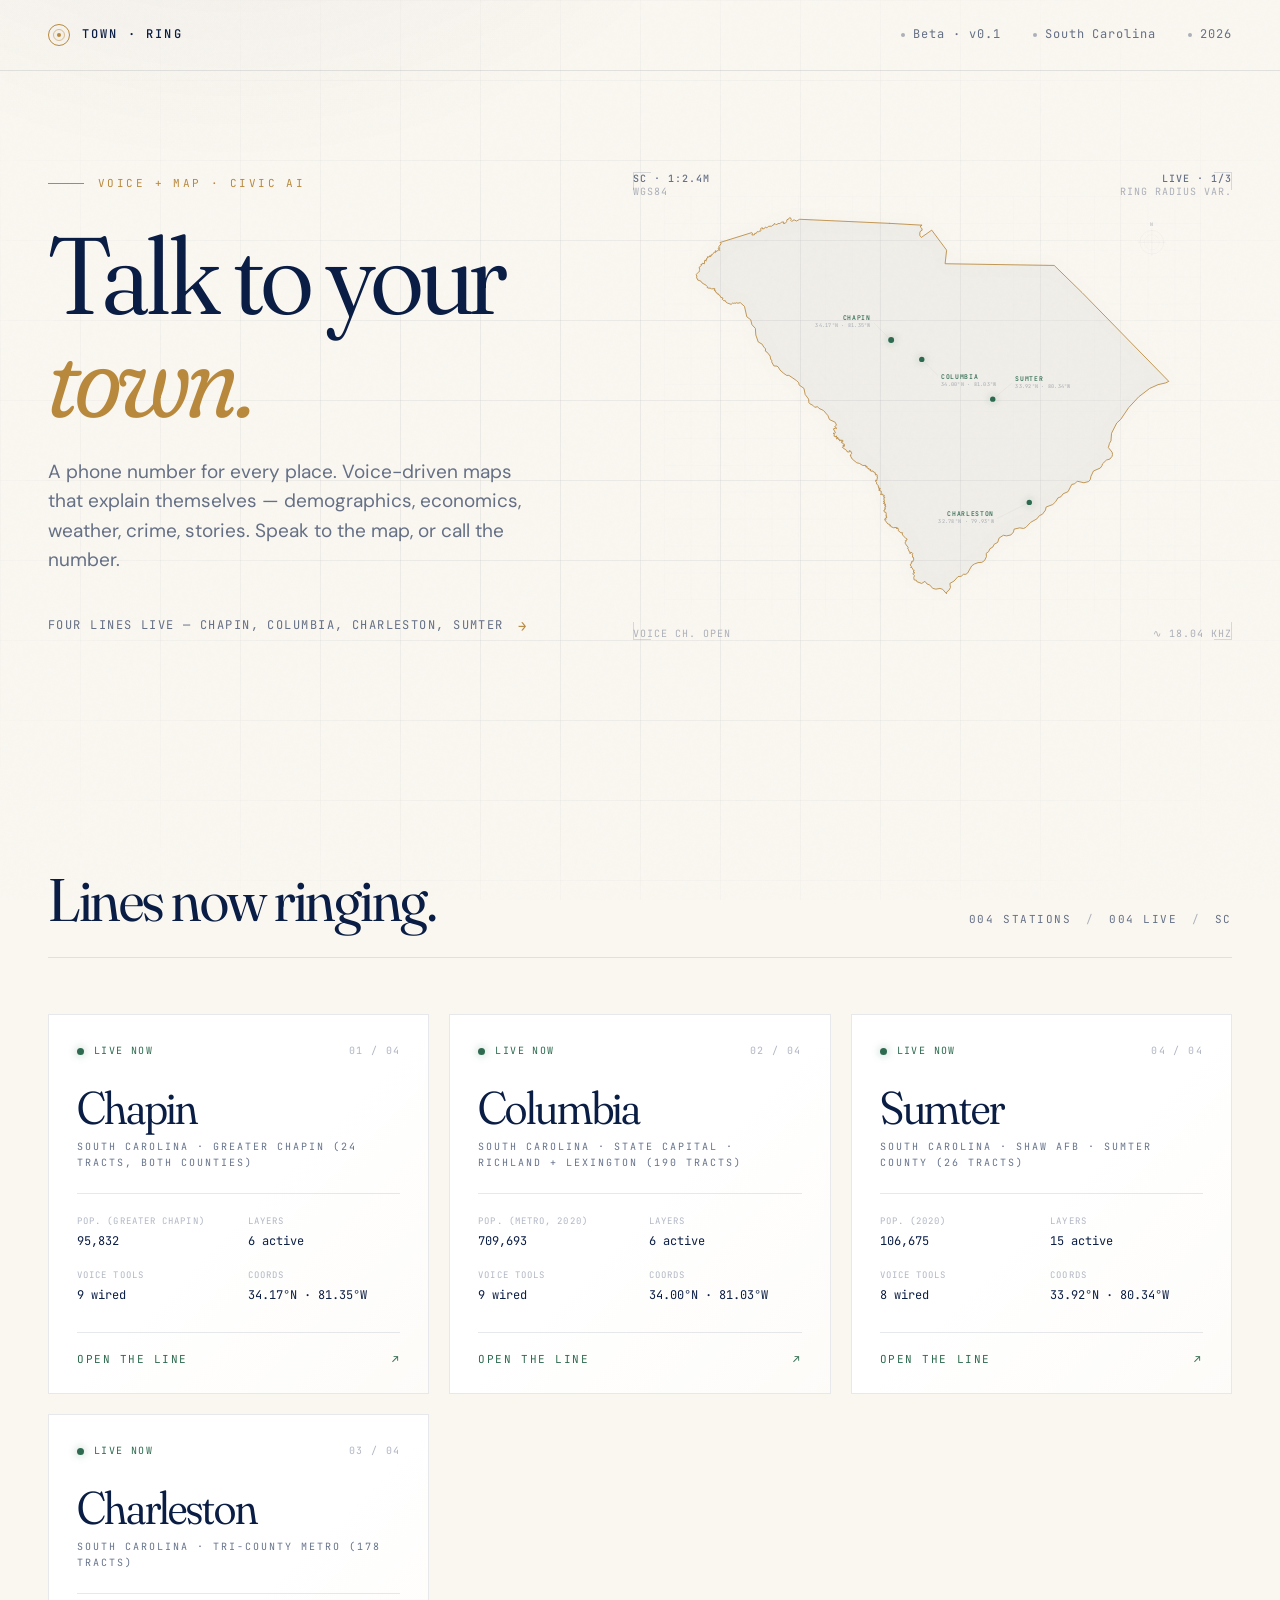
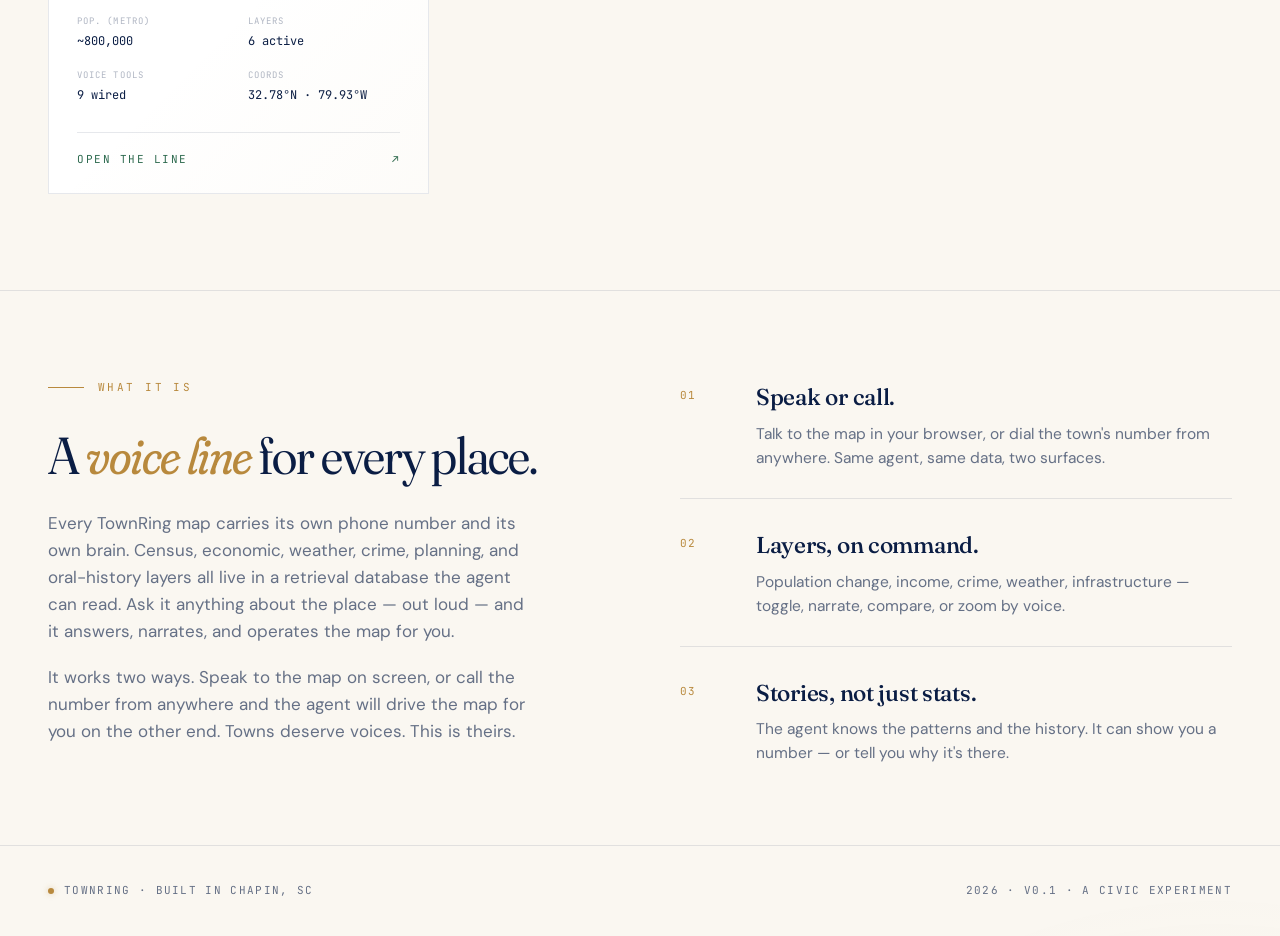
<file: index.html>
<!DOCTYPE html>
<html lang="en">
<head>
<meta charset="UTF-8">
<meta name="viewport" content="width=device-width, initial-scale=1.0">
<title>TownRing — Talk to your town.</title>
<meta name="description" content="A phone number for every place. Voice-driven maps that explain themselves — demographics, economics, weather, crime, stories.">
<meta property="og:title" content="TownRing — Talk to your town.">
<meta property="og:description" content="A phone number for every place. Voice-driven maps that explain themselves.">
<meta property="og:type" content="website">
<meta property="og:url" content="https://townring.com/">
<meta name="theme-color" content="#0a1d44">

<link rel="icon" type="image/svg+xml" href="data:image/svg+xml,%3Csvg xmlns='http://www.w3.org/2000/svg' viewBox='0 0 32 32'%3E%3Crect width='32' height='32' fill='%23faf7f1'/%3E%3Ccircle cx='16' cy='16' r='13' fill='none' stroke='%230a1d44' stroke-width='1.4'/%3E%3Ccircle cx='16' cy='16' r='8' fill='none' stroke='%230a1d44' stroke-width='1.1' opacity='0.55'/%3E%3Ccircle cx='16' cy='16' r='3' fill='%230a1d44'/%3E%3C/svg%3E">

<link rel="preconnect" href="https://fonts.googleapis.com">
<link rel="preconnect" href="https://fonts.gstatic.com" crossorigin>
<link href="https://fonts.googleapis.com/css2?family=Fraunces:ital,opsz,wght,SOFT@0,9..144,300..900,0..100;1,9..144,300..900,0..100&family=JetBrains+Mono:wght@400;500&family=DM+Sans:opsz,wght@9..40,400;9..40,500&display=swap" rel="stylesheet">

<style>
  :root {
    /* SC Palmetto palette — navy text + gold accents on warm cream */
    --bg: #faf7f1;                              /* warm off-white */
    --bg-soft: #ffffff;                         /* pure white for cards */
    --bg-card: #ffffff;
    --ink: #0a1d44;                             /* SC navy, deep — main text */
    --ink-soft: rgba(10, 29, 68, 0.62);
    --ink-faint: rgba(10, 29, 68, 0.32);
    --ink-vfaint: rgba(10, 29, 68, 0.14);
    --line: rgba(10, 29, 68, 0.10);
    --ring: #b8893d;                            /* warm gold — accents pop */
    --ring-glow: rgba(184, 137, 61, 0.40);
    --warm: #b8893d;                            /* alias for ring */
    --navy: #0a1d44;                            /* explicit navy for navy-specific use */
    --cool: #1a4d8f;                            /* mid-blue */
    --live: #2d6a4f;                            /* forest green — works on light */
    --live-glow: rgba(45, 106, 79, 0.42);
    --pending: #b8893d;                         /* same as ring — gold for "ringing" */
  }

  * { box-sizing: border-box; margin: 0; padding: 0; }

  html, body {
    background: var(--bg);
    color: var(--ink);
    font-family: 'DM Sans', system-ui, sans-serif;
    font-weight: 400;
    line-height: 1.6;
    -webkit-font-smoothing: antialiased;
    overflow-x: hidden;
  }

  body {
    background:
      radial-gradient(ellipse 900px 700px at 18% -10%, rgba(10, 29, 68, 0.06), transparent 60%),
      radial-gradient(ellipse 700px 500px at 95% 110%, rgba(201, 165, 90, 0.05), transparent 60%),
      var(--bg);
    min-height: 100vh;
    position: relative;
  }

  /* Background grid */
  body::before {
    content: '';
    position: fixed;
    inset: 0;
    background-image:
      linear-gradient(var(--line) 1px, transparent 1px),
      linear-gradient(90deg, var(--line) 1px, transparent 1px);
    background-size: 80px 80px;
    pointer-events: none;
    opacity: 0.55;
    z-index: 0;
    mask-image: radial-gradient(ellipse at center, black 30%, transparent 90%);
  }

  /* Grain — subtler on light bg */
  body::after {
    content: '';
    position: fixed;
    inset: 0;
    pointer-events: none;
    z-index: 1;
    opacity: 0.022;
    background-image: url("data:image/svg+xml,%3Csvg viewBox='0 0 200 200' xmlns='http://www.w3.org/2000/svg'%3E%3Cfilter id='n'%3E%3CfeTurbulence type='fractalNoise' baseFrequency='0.9' numOctaves='3'/%3E%3C/filter%3E%3Crect width='100%25' height='100%25' filter='url(%23n)'/%3E%3C/svg%3E");
    mix-blend-mode: multiply;
  }

  main { position: relative; z-index: 2; }

  a { color: inherit; text-decoration: none; }

  /* ----------------- NAV ----------------- */
  nav {
    padding: 24px 48px;
    display: flex;
    justify-content: space-between;
    align-items: center;
    font-family: 'JetBrains Mono', monospace;
    font-size: 12px;
    letter-spacing: 0.08em;
    border-bottom: 1px solid var(--line);
  }

  .logo {
    display: flex;
    align-items: center;
    gap: 12px;
    text-transform: uppercase;
    font-weight: 500;
    letter-spacing: 0.18em;
  }

  .logo-mark {
    width: 22px;
    height: 22px;
    position: relative;
  }
  .logo-mark::before, .logo-mark::after {
    content: '';
    position: absolute;
    inset: 0;
    border: 1px solid var(--ring);
    border-radius: 50%;
  }
  .logo-mark::after {
    inset: 5px;
    opacity: 0.5;
  }
  .logo-mark .dot {
    position: absolute;
    inset: 9px;
    background: var(--ring);
    border-radius: 50%;
    box-shadow: 0 0 8px var(--ring-glow);
    animation: logo-pulse 2.4s ease-in-out infinite;
  }
  @keyframes logo-pulse {
    0%, 100% { box-shadow: 0 0 8px var(--ring-glow); }
    50% { box-shadow: 0 0 14px var(--ring-glow); }
  }

  .nav-meta {
    color: var(--ink-soft);
    display: flex;
    gap: 32px;
  }
  .nav-meta span { display: inline-flex; align-items: center; gap: 8px; }
  .nav-meta span::before {
    content: '';
    width: 4px; height: 4px;
    background: var(--ink-faint);
    border-radius: 50%;
  }

  /* ----------------- HERO ----------------- */
  .hero {
    padding: 56px 48px 88px;
    display: grid;
    grid-template-columns: 1fr 1.15fr;
    gap: 64px;
    align-items: center;
    min-height: 78vh;
  }

  .hero-text { max-width: 540px; }

  .eyebrow {
    font-family: 'JetBrains Mono', monospace;
    font-size: 11px;
    letter-spacing: 0.22em;
    text-transform: uppercase;
    color: var(--ring);
    margin-bottom: 32px;
    display: flex;
    align-items: center;
    gap: 14px;
  }
  .eyebrow::before {
    content: '';
    width: 36px;
    height: 1px;
    background: var(--ring);
  }

  .hero h1 {
    font-family: 'Fraunces', serif;
    font-variation-settings: 'opsz' 144, 'SOFT' 50, 'wght' 360;
    font-size: clamp(58px, 8.5vw, 112px);
    line-height: 0.94;
    letter-spacing: -0.028em;
    margin-bottom: 28px;
  }
  .hero h1 em {
    font-style: italic;
    font-variation-settings: 'opsz' 144, 'SOFT' 100, 'wght' 360;
    color: var(--warm);
    position: relative;
  }

  .hero p.lead {
    font-size: 19px;
    color: var(--ink-soft);
    line-height: 1.55;
    max-width: 480px;
    margin-bottom: 40px;
  }

  .hero-cta {
    display: flex;
    gap: 14px;
    align-items: center;
    font-family: 'JetBrains Mono', monospace;
    font-size: 12px;
    letter-spacing: 0.12em;
    text-transform: uppercase;
    color: var(--ink-soft);
  }
  .hero-cta .arrow {
    color: var(--ring);
    animation: arrow-bob 2.4s ease-in-out infinite;
    font-size: 14px;
  }
  @keyframes arrow-bob {
    0%, 100% { transform: translateX(0); }
    50% { transform: translateX(7px); }
  }

  /* ----------------- MAP STAGE ----------------- */
  .map-stage {
    position: relative;
    aspect-ratio: 1000 / 780;
    width: 100%;
    max-width: 720px;
    justify-self: center;
    padding: 24px;
  }
  .map-stage svg {
    width: 100%;
    height: 100%;
    overflow: visible;
    display: block;
  }

  .map-corner {
    position: absolute;
    font-family: 'JetBrains Mono', monospace;
    font-size: 10px;
    letter-spacing: 0.1em;
    color: var(--ink-faint);
    text-transform: uppercase;
    line-height: 1.3;
  }
  .map-corner.tl { top: 0; left: 0; }
  .map-corner.tr { top: 0; right: 0; text-align: right; }
  .map-corner.bl { bottom: 0; left: 0; }
  .map-corner.br { bottom: 0; right: 0; text-align: right; }
  .map-corner strong { color: var(--ink-soft); font-weight: 500; }

  /* corner brackets */
  .bracket {
    position: absolute;
    width: 18px;
    height: 18px;
    border-color: var(--ink-vfaint);
    border-style: solid;
    border-width: 0;
  }
  .bracket.tl { top: 0; left: 0; border-top-width: 1px; border-left-width: 1px; }
  .bracket.tr { top: 0; right: 0; border-top-width: 1px; border-right-width: 1px; }
  .bracket.bl { bottom: 0; left: 0; border-bottom-width: 1px; border-left-width: 1px; }
  .bracket.br { bottom: 0; right: 0; border-bottom-width: 1px; border-right-width: 1px; }

  /* SC outline draw-in */
  .sc-outline {
    fill: rgba(10, 29, 68, 0.04);
    stroke: var(--ring);
    stroke-width: 1.6;
    stroke-linejoin: round;
    stroke-linecap: round;
    pathLength: 1;
    stroke-dasharray: 1;
    stroke-dashoffset: 1;
    animation: draw-sc 2.8s cubic-bezier(0.65, 0, 0.35, 1) 0.3s forwards;
    filter: drop-shadow(0 0 14px rgba(10, 29, 68, 0.12));
  }
  @keyframes draw-sc {
    to { stroke-dashoffset: 0; }
  }

  /* Cities */
  .city {
    opacity: 0;
    animation: city-appear 0.7s ease-out forwards;
  }
  .city.chapin    { animation-delay: 2.5s; }
  .city.columbia  { animation-delay: 2.8s; }
  .city.charleston{ animation-delay: 3.1s; }
  .city.sumter    { animation-delay: 3.4s; }

  @keyframes city-appear {
    from { opacity: 0; }
    to { opacity: 1; }
  }

  .city .dot {
    fill: var(--ring);
    filter: drop-shadow(0 0 6px var(--ring-glow));
  }
  .city.live .dot {
    fill: var(--live);
    filter: drop-shadow(0 0 8px var(--live-glow));
  }

  /* Pulsing rings */
  .ring-pulse {
    fill: none;
    stroke: var(--ring);
    stroke-width: 1.3;
    opacity: 0;
  }
  .city.live .ring-pulse { stroke: var(--live); }

  /* Stagger rings within each city, and offset cities NW → SE */
  .city.chapin    .r1 { animation: pulse-ring 3.4s ease-out 3.6s infinite; }
  .city.chapin    .r2 { animation: pulse-ring 3.4s ease-out 4.7s infinite; }
  .city.chapin    .r3 { animation: pulse-ring 3.4s ease-out 5.8s infinite; }

  .city.columbia  .r1 { animation: pulse-ring 3.4s ease-out 4.0s infinite; }
  .city.columbia  .r2 { animation: pulse-ring 3.4s ease-out 5.1s infinite; }
  .city.columbia  .r3 { animation: pulse-ring 3.4s ease-out 6.2s infinite; }

  .city.charleston .r1 { animation: pulse-ring 3.4s ease-out 4.4s infinite; }
  .city.charleston .r2 { animation: pulse-ring 3.4s ease-out 5.5s infinite; }
  .city.charleston .r3 { animation: pulse-ring 3.4s ease-out 6.6s infinite; }

  .city.sumter    .r1 { animation: pulse-ring 3.4s ease-out 4.8s infinite; }
  .city.sumter    .r2 { animation: pulse-ring 3.4s ease-out 5.9s infinite; }
  .city.sumter    .r3 { animation: pulse-ring 3.4s ease-out 7.0s infinite; }

  @keyframes pulse-ring {
    0%   { r: 4;  opacity: 0.85; stroke-width: 1.4; }
    80%  { opacity: 0; }
    100% { r: 75; opacity: 0; stroke-width: 0.3; }
  }

  /* City labels */
  .city-label {
    font-family: 'JetBrains Mono', monospace;
    font-size: 12px;
    fill: var(--ink);
    letter-spacing: 0.1em;
    text-transform: uppercase;
    font-weight: 500;
  }
  .city.live .city-label { fill: var(--live); }
  .city-coord {
    font-family: 'JetBrains Mono', monospace;
    font-size: 9.5px;
    fill: var(--ink-faint);
    letter-spacing: 0.05em;
  }
  .city-tick {
    stroke: var(--ink-vfaint);
    stroke-width: 0.5;
  }

  /* Scan line */
  .scan-line {
    stroke: var(--ring);
    stroke-width: 0.4;
    opacity: 0;
    transform-box: view-box;
    animation: scan 9s linear infinite;
    animation-delay: 3s;
  }
  @keyframes scan {
    0%   { transform: translateY(0); opacity: 0; }
    8%   { opacity: 0.22; }
    92%  { opacity: 0.22; }
    100% { transform: translateY(780px); opacity: 0; }
  }

  /* ----------------- CITIES SECTION ----------------- */
  .cities-section {
    padding: 96px 48px 48px;
  }

  .section-head {
    display: flex;
    justify-content: space-between;
    align-items: flex-end;
    margin-bottom: 56px;
    border-bottom: 1px solid var(--line);
    padding-bottom: 28px;
    gap: 24px;
  }
  .section-head h2 {
    font-family: 'Fraunces', serif;
    font-variation-settings: 'opsz' 144, 'SOFT' 30, 'wght' 380;
    font-size: clamp(40px, 5.2vw, 60px);
    letter-spacing: -0.025em;
    line-height: 1;
  }
  .section-meta {
    font-family: 'JetBrains Mono', monospace;
    font-size: 11px;
    letter-spacing: 0.14em;
    color: var(--ink-soft);
    text-transform: uppercase;
    text-align: right;
    line-height: 1.6;
  }
  .section-meta .divider {
    color: var(--ink-faint);
    margin: 0 6px;
  }

  .city-grid {
    display: grid;
    grid-template-columns: repeat(3, 1fr);
    gap: 20px;
  }

  .city-card {
    position: relative;
    background: var(--bg-card);
    border: 1px solid var(--line);
    padding: 28px 28px 24px;
    display: flex;
    flex-direction: column;
    gap: 22px;
    min-height: 380px;
    transition: all 0.4s cubic-bezier(0.2, 0.7, 0.2, 1);
    overflow: hidden;
  }
  .city-card.live { cursor: pointer; }
  .city-card.live:hover {
    border-color: var(--live);
    transform: translateY(-5px);
    box-shadow: 0 24px 48px -24px rgba(45, 106, 79, 0.28);
  }
  .city-card.live:hover .card-cta .arrow-out { transform: translate(4px, -4px); }
  .city-card.coming { opacity: 0.72; }

  /* Diagonal grain in card corner */
  .city-card::after {
    content: '';
    position: absolute;
    inset: -1px;
    pointer-events: none;
    background: linear-gradient(135deg, transparent 50%, rgba(201, 165, 90, 0.04) 100%);
  }

  .card-status {
    display: flex;
    justify-content: space-between;
    align-items: center;
    font-family: 'JetBrains Mono', monospace;
    font-size: 10px;
    letter-spacing: 0.14em;
    text-transform: uppercase;
  }

  .status-pill {
    display: inline-flex;
    align-items: center;
    gap: 10px;
  }
  .status-pill .indicator {
    width: 7px; height: 7px;
    border-radius: 50%;
    background: var(--pending);
    flex-shrink: 0;
  }
  .live .status-pill {
    color: var(--live);
  }
  .live .status-pill .indicator {
    background: var(--live);
    box-shadow: 0 0 8px var(--live-glow);
  }
  .coming .status-pill {
    color: var(--pending);
  }
  .coming .status-pill .indicator {
    animation: ring-blink 1.4s ease-in-out infinite;
  }
  @keyframes ring-blink {
    0%, 100% { opacity: 1; transform: scale(1); }
    50% { opacity: 0.35; transform: scale(0.8); }
  }

  .card-num {
    color: var(--ink-faint);
  }

  .card-headline { margin-top: 4px; }
  .card-city {
    font-family: 'Fraunces', serif;
    font-variation-settings: 'opsz' 144, 'SOFT' 60, 'wght' 360;
    font-size: 46px;
    line-height: 1;
    letter-spacing: -0.025em;
    margin-bottom: 8px;
  }
  .card-state {
    font-family: 'JetBrains Mono', monospace;
    font-size: 10px;
    letter-spacing: 0.2em;
    color: var(--ink-soft);
    text-transform: uppercase;
  }

  .card-data {
    display: grid;
    grid-template-columns: 1fr 1fr;
    gap: 16px 18px;
    padding-top: 20px;
    border-top: 1px solid var(--line);
    font-family: 'JetBrains Mono', monospace;
    font-size: 12px;
  }
  .card-data > div { display: flex; flex-direction: column; gap: 4px; }
  .card-data dt {
    color: var(--ink-faint);
    text-transform: uppercase;
    letter-spacing: 0.12em;
    font-size: 9px;
  }
  .card-data dd { color: var(--ink); font-size: 12px; }

  .card-cta {
    margin-top: auto;
    display: flex;
    justify-content: space-between;
    align-items: center;
    font-family: 'JetBrains Mono', monospace;
    font-size: 11px;
    letter-spacing: 0.14em;
    text-transform: uppercase;
    padding-top: 18px;
    border-top: 1px solid var(--line);
  }
  .live .card-cta { color: var(--live); }
  .coming .card-cta { color: var(--ink-faint); }
  .arrow-out { transition: transform 0.4s cubic-bezier(0.2, 0.7, 0.2, 1); display: inline-block; }

  /* ----------------- ABOUT ----------------- */
  .about {
    padding: 88px 48px 80px;
    border-top: 1px solid var(--line);
    margin-top: 48px;
  }
  .about-grid {
    display: grid;
    grid-template-columns: 1fr 1fr;
    gap: 80px;
    align-items: start;
  }
  .about h3 {
    font-family: 'Fraunces', serif;
    font-variation-settings: 'opsz' 144, 'SOFT' 40, 'wght' 380;
    font-size: clamp(34px, 4.2vw, 52px);
    line-height: 1.02;
    letter-spacing: -0.025em;
    margin-bottom: 28px;
  }
  .about h3 em {
    font-style: italic;
    font-variation-settings: 'opsz' 144, 'SOFT' 100, 'wght' 380;
    color: var(--ring);
  }
  .about p {
    color: var(--ink-soft);
    font-size: 17px;
    margin-bottom: 18px;
    max-width: 480px;
  }

  .feature-list {
    display: flex;
    flex-direction: column;
  }
  .feature {
    display: grid;
    grid-template-columns: 56px 1fr;
    gap: 20px;
    padding: 28px 0;
    border-bottom: 1px solid var(--line);
  }
  .feature:first-child { padding-top: 0; }
  .feature:last-child { border-bottom: none; padding-bottom: 0; }

  .feature-num {
    font-family: 'JetBrains Mono', monospace;
    font-size: 11px;
    color: var(--ring);
    letter-spacing: 0.12em;
    padding-top: 8px;
  }
  .feature h4 {
    font-family: 'Fraunces', serif;
    font-variation-settings: 'opsz' 36, 'wght' 500;
    font-size: 23px;
    margin-bottom: 6px;
    letter-spacing: -0.012em;
  }
  .feature p {
    font-size: 15.5px;
    line-height: 1.55;
    margin: 0;
    color: var(--ink-soft);
  }

  /* ----------------- FOOTER ----------------- */
  footer {
    padding: 36px 48px;
    border-top: 1px solid var(--line);
    display: flex;
    justify-content: space-between;
    align-items: center;
    font-family: 'JetBrains Mono', monospace;
    font-size: 11px;
    color: var(--ink-soft);
    letter-spacing: 0.12em;
    text-transform: uppercase;
  }
  footer .footer-mark {
    display: inline-flex;
    align-items: center;
    gap: 10px;
  }
  footer .ring-dot {
    width: 6px; height: 6px;
    border-radius: 50%;
    background: var(--ring);
    box-shadow: 0 0 6px var(--ring-glow);
  }

  /* ----------------- RESPONSIVE ----------------- */
  @media (max-width: 980px) {
    .hero {
      grid-template-columns: 1fr;
      padding: 32px 28px 64px;
      gap: 32px;
    }
    .hero-text { order: 2; }
    .map-stage { order: 1; max-width: 100%; }
    nav { padding: 18px 28px; }
    .nav-meta { display: none; }
    .cities-section, .about { padding-left: 28px; padding-right: 28px; }
    .city-grid { grid-template-columns: 1fr; }
    .about-grid { grid-template-columns: 1fr; gap: 48px; }
    footer { padding: 28px; flex-direction: column; gap: 14px; text-align: center; }
    body::before { background-size: 50px 50px; }
    .section-head { flex-direction: column; align-items: flex-start; gap: 12px; }
    .section-meta { text-align: left; }
  }

  @media (prefers-reduced-motion: reduce) {
    *, *::before, *::after {
      animation-duration: 0.01ms !important;
      animation-iteration-count: 1 !important;
      transition-duration: 0.01ms !important;
    }
    .sc-outline { stroke-dashoffset: 0; }
    .city { opacity: 1; }
  }
</style>
</head>
<body>
<main>

  <!-- ============ NAV ============ -->
  <nav>
    <a href="/" class="logo">
      <span class="logo-mark"><span class="dot"></span></span>
      <span>Town&nbsp;·&nbsp;Ring</span>
    </a>
    <div class="nav-meta">
      <span>Beta · v0.1</span>
      <span>South Carolina</span>
      <span>2026</span>
    </div>
  </nav>

  <!-- ============ HERO ============ -->
  <section class="hero">
    <div class="hero-text">
      <div class="eyebrow">Voice + Map · Civic AI</div>
      <h1>Talk to your <em>town.</em></h1>
      <p class="lead">A phone number for every place. Voice-driven maps that explain themselves — demographics, economics, weather, crime, stories. Speak to the map, or call the number.</p>
      <div class="hero-cta">
        <span>Four lines live — Chapin, Columbia, Charleston, Sumter</span>
        <span class="arrow">→</span>
      </div>
    </div>

    <div class="map-stage">
      <span class="bracket tl"></span>
      <span class="bracket tr"></span>
      <span class="bracket bl"></span>
      <span class="bracket br"></span>
      <div class="map-corner tl"><strong>SC · 1:2.4M</strong><br>WGS84</div>
      <div class="map-corner tr"><strong>Live · 1/3</strong><br>Ring radius var.</div>
      <div class="map-corner bl">Voice ch. open</div>
      <div class="map-corner br">∿ 18.04 kHz</div>

      <svg viewBox="0 0 1000 780" xmlns="http://www.w3.org/2000/svg" aria-label="Animated map of South Carolina showing three cities">
        <defs>
          <pattern id="innergrid" width="50" height="50" patternUnits="userSpaceOnUse">
            <path d="M 50 0 L 0 0 0 50" fill="none" stroke="rgba(10,29,68,0.06)" stroke-width="0.5"/>
          </pattern>
          <radialGradient id="scfill" cx="40%" cy="35%" r="80%">
            <stop offset="0%" stop-color="rgba(10,29,68,0.10)"/>
            <stop offset="100%" stop-color="rgba(10,29,68,0.03)"/>
          </radialGradient>
        </defs>

        <!-- subtle inner grid -->
        <rect width="1000" height="780" fill="url(#innergrid)"/>

        <!-- Scanline -->
        <line class="scan-line" x1="-50" y1="0" x2="1050" y2="0"/>

        <!-- SC outline — real TIGER boundary, simplified, projected to 1000x780 -->
        <path class="sc-outline" pathLength="1" fill="url(#scfill)" d="M420.3,50.9 L252.9,43.3 L247.0,46.5 L243.2,44.7 L240.5,44.9 L238.4,47.5 L236.2,45.3 L237.2,44.2 L236.1,41.0 L234.3,40.0 L233.1,42.2 L229.1,44.2 L228.5,47.8 L225.9,50.8 L222.8,51.2 L223.2,48.3 L219.0,48.5 L215.9,51.6 L214.3,50.7 L210.0,52.9 L208.6,53.2 L206.7,51.1 L205.2,51.8 L204.7,54.0 L203.4,53.7 L200.8,56.1 L194.6,56.4 L191.7,59.4 L189.1,57.7 L186.9,60.7 L183.6,61.3 L183.4,59.1 L182.1,59.0 L179.8,61.5 L181.2,63.3 L179.2,65.9 L178.7,64.9 L176.0,66.6 L173.8,66.3 L171.8,69.8 L169.5,69.1 L168.6,72.2 L164.0,72.6 L165.0,69.1 L163.8,68.1 L104.7,86.5 L106.7,88.8 L102.4,94.4 L103.8,97.6 L101.8,96.6 L101.4,97.7 L104.2,101.0 L101.5,100.1 L98.9,103.2 L96.1,101.8 L96.1,105.3 L94.0,104.3 L90.3,109.1 L89.3,108.6 L88.8,110.6 L87.6,110.0 L87.4,112.8 L85.6,112.1 L85.7,111.0 L84.6,113.3 L80.5,113.4 L82.0,114.9 L79.6,116.0 L79.9,118.2 L78.6,118.1 L78.5,119.7 L79.4,120.5 L76.1,119.7 L75.5,126.2 L72.2,124.9 L71.0,127.4 L69.2,126.6 L70.0,129.3 L65.8,132.6 L66.7,136.5 L66.0,138.8 L66.8,139.5 L60.5,145.8 L61.7,151.1 L60.4,152.3 L62.9,153.9 L62.9,156.2 L69.3,158.6 L71.4,162.0 L78.5,165.8 L80.9,168.4 L80.4,169.9 L82.4,171.2 L87.6,171.7 L88.8,173.1 L93.2,172.1 L95.6,173.1 L93.5,174.2 L93.8,175.6 L96.5,176.3 L95.8,178.3 L98.6,179.6 L99.2,182.1 L102.2,182.4 L102.0,183.8 L104.5,185.1 L105.9,188.5 L110.3,190.0 L108.7,192.0 L111.4,194.7 L114.7,194.9 L115.2,196.9 L118.3,199.1 L125.3,201.6 L128.2,199.2 L129.1,200.0 L131.0,198.9 L132.5,200.1 L134.8,198.6 L138.0,199.5 L142.3,198.4 L150.1,205.3 L154.5,224.8 L161.7,230.2 L164.0,239.4 L170.4,246.3 L171.2,258.5 L175.7,271.5 L183.0,275.7 L186.3,281.6 L189.3,284.0 L189.0,288.6 L192.1,290.5 L197.9,297.8 L198.9,304.1 L201.4,306.0 L200.6,308.5 L204.8,316.1 L210.6,316.5 L213.0,318.2 L216.3,323.9 L223.3,330.1 L228.7,333.8 L232.8,333.7 L246.9,343.4 L251.2,347.6 L251.6,351.3 L260.8,358.0 L263.1,369.4 L269.4,377.8 L270.0,384.5 L271.9,386.7 L277.2,389.3 L280.9,393.1 L286.1,392.0 L288.6,395.0 L297.2,399.1 L305.4,408.6 L308.2,415.9 L319.0,421.0 L321.3,426.4 L317.8,429.1 L322.0,432.0 L320.7,433.1 L319.3,432.0 L315.5,433.2 L319.2,440.3 L318.2,441.6 L315.3,441.1 L317.4,444.3 L316.5,446.7 L320.3,447.7 L322.1,446.3 L320.3,448.9 L322.2,450.6 L321.2,452.1 L322.6,451.8 L323.5,448.7 L323.9,451.4 L325.7,451.9 L325.1,453.1 L327.0,453.0 L327.2,456.0 L329.5,453.4 L330.3,456.0 L331.8,454.2 L333.3,455.0 L333.0,457.2 L331.0,456.6 L330.4,458.9 L333.5,459.9 L334.8,462.2 L335.9,461.7 L335.3,464.5 L336.7,464.5 L335.6,465.5 L333.3,463.8 L334.7,466.2 L332.4,466.9 L332.2,467.4 L332.4,467.9 L340.0,473.2 L340.9,475.7 L344.6,476.4 L345.9,475.7 L345.4,473.6 L347.5,474.4 L349.6,478.7 L347.8,481.1 L348.1,482.9 L346.8,482.5 L350.5,489.4 L359.1,496.4 L363.7,497.4 L370.4,501.4 L375.9,501.2 L375.9,504.3 L377.8,502.8 L378.7,504.3 L377.6,505.7 L382.2,507.4 L381.5,508.1 L383.0,509.9 L384.1,510.1 L384.7,508.6 L384.9,511.7 L386.8,512.2 L387.9,511.0 L389.1,513.2 L390.9,512.8 L392.0,515.0 L394.1,515.6 L392.7,516.6 L394.3,517.1 L394.2,519.4 L395.4,518.1 L397.6,519.7 L396.0,521.1 L397.7,522.2 L396.2,529.6 L394.1,528.6 L394.6,532.0 L396.3,533.6 L395.7,535.7 L399.2,538.7 L398.4,539.9 L399.8,540.5 L399.6,543.7 L401.2,544.8 L401.4,543.2 L402.6,543.7 L402.3,545.8 L400.4,546.0 L399.9,547.5 L404.7,549.3 L404.2,555.1 L403.3,555.2 L404.7,555.6 L406.1,554.1 L407.3,556.5 L409.5,556.3 L410.5,558.4 L408.8,559.1 L410.3,560.5 L409.2,561.1 L411.0,561.2 L409.5,562.8 L410.2,564.6 L409.1,565.0 L410.7,566.3 L409.2,567.9 L410.2,568.7 L408.6,568.6 L411.6,569.9 L408.5,571.9 L410.8,572.2 L411.0,573.8 L412.1,573.0 L411.7,574.9 L412.8,574.8 L410.7,576.2 L413.4,577.0 L411.8,578.7 L412.1,579.8 L410.9,580.0 L412.5,582.2 L410.6,582.3 L411.5,583.9 L409.6,584.7 L409.3,586.5 L412.0,588.6 L412.6,587.7 L414.0,591.3 L413.5,593.9 L414.8,595.3 L413.0,595.5 L415.5,597.5 L412.0,599.6 L413.8,600.6 L412.9,601.8 L411.6,600.5 L410.9,602.3 L417.0,610.4 L419.8,610.6 L420.9,612.4 L420.3,613.7 L421.8,612.5 L422.3,614.9 L427.2,617.1 L432.8,616.7 L433.1,618.8 L434.0,616.8 L434.4,619.3 L435.9,618.2 L436.9,620.7 L436.1,622.5 L441.1,626.5 L444.4,626.5 L443.5,628.7 L444.5,630.8 L450.4,637.3 L452.8,638.1 L450.9,641.6 L449.4,641.2 L450.6,642.6 L449.0,644.0 L449.5,647.0 L454.5,653.7 L453.8,656.6 L456.3,659.0 L455.2,660.2 L457.5,661.7 L457.6,663.2 L458.7,663.0 L457.7,665.0 L460.4,664.1 L460.7,662.7 L463.4,665.5 L461.7,667.8 L463.0,668.3 L462.6,672.0 L464.5,672.4 L465.0,676.8 L463.7,677.9 L464.3,679.3 L461.0,680.1 L461.9,681.3 L460.2,681.9 L460.3,684.6 L458.3,686.2 L460.7,689.3 L459.2,690.9 L461.6,691.3 L464.6,696.6 L466.1,696.6 L464.6,697.4 L464.9,700.3 L466.4,700.4 L466.6,701.6 L464.8,701.1 L463.2,703.1 L466.4,706.3 L465.0,709.9 L465.8,714.2 L470.1,715.0 L470.7,717.4 L479.8,720.9 L485.9,716.9 L489.7,721.8 L495.0,723.8 L500.3,730.0 L506.2,731.4 L513.8,730.1 L518.8,731.7 L526.0,740.0 L526.4,736.7 L530.5,733.5 L533.3,728.4 L532.3,720.8 L540.1,716.3 L547.4,708.1 L553.4,707.4 L557.6,703.8 L561.9,703.8 L565.2,701.6 L572.9,688.1 L577.8,684.7 L584.6,682.1 L591.7,681.6 L596.8,678.2 L600.3,671.0 L599.9,664.7 L604.3,661.7 L606.8,656.3 L612.4,652.8 L614.5,648.1 L621.2,644.5 L623.8,636.4 L631.8,631.2 L637.6,632.3 L645.8,630.6 L650.6,625.2 L651.7,619.8 L662.2,617.4 L669.2,618.5 L673.6,616.6 L682.6,607.1 L694.1,600.7 L698.9,594.6 L704.3,592.2 L710.1,584.4 L711.3,578.6 L723.6,574.0 L729.0,568.8 L733.4,561.6 L738.8,559.6 L742.9,554.1 L752.1,550.0 L759.1,536.6 L764.5,535.4 L769.2,530.6 L781.7,533.5 L790.5,531.2 L793.6,527.3 L794.7,521.6 L799.4,511.6 L812.1,506.1 L815.4,501.5 L816.2,498.3 L823.5,491.3 L830.0,489.4 L834.0,484.4 L834.9,480.7 L834.1,476.6 L827.1,468.0 L829.2,460.1 L832.0,455.4 L833.0,441.4 L842.7,422.4 L850.2,415.4 L865.1,393.5 L883.6,373.6 L904.0,358.0 L919.5,351.0 L933.5,347.8 L939.6,344.9 L778.3,179.8 L726.4,129.2 L523.4,126.0 L526.2,100.8 L498.5,63.5 L479.2,77.1 L476.3,73.3 L476.4,68.2 L477.6,65.4 L480.7,63.6 L479.8,59.7 L477.3,57.8 L478.4,54.9 L480.5,54.3 L420.3,50.9 Z"/>

        <!-- Compass rosette -->
        <g transform="translate(908, 86)" opacity="0.55">
          <circle r="22" fill="none" stroke="rgba(10,29,68,0.20)" stroke-width="0.5"/>
          <circle r="14" fill="none" stroke="rgba(10,29,68,0.14)" stroke-width="0.5"/>
          <line x1="0" y1="-26" x2="0" y2="26" stroke="rgba(10,29,68,0.22)" stroke-width="0.5"/>
          <line x1="-26" y1="0" x2="26" y2="0" stroke="rgba(10,29,68,0.22)" stroke-width="0.5"/>
          <text x="0" y="-30" text-anchor="middle" font-family="JetBrains Mono" font-size="9" fill="rgba(10,29,68,0.6)">N</text>
        </g>

        <!-- CHAPIN — live -->
        <g class="city live chapin">
          <circle class="ring-pulse r1" cx="423" cy="268" r="4"/>
          <circle class="ring-pulse r2" cx="423" cy="268" r="4"/>
          <circle class="ring-pulse r3" cx="423" cy="268" r="4"/>
          <circle class="dot" cx="423" cy="268" r="5.5"/>
          <line class="city-tick" x1="423" y1="268" x2="391" y2="236"/>
          <text class="city-label" text-anchor="end" x="385" y="230">Chapin</text>
          <text class="city-coord" text-anchor="end" x="385" y="244">34.17°N · 81.35°W</text>
        </g>

        <!-- COLUMBIA — ringing -->
        <g class="city live columbia">
          <circle class="ring-pulse r1" cx="480" cy="304" r="4"/>
          <circle class="ring-pulse r2" cx="480" cy="304" r="4"/>
          <circle class="ring-pulse r3" cx="480" cy="304" r="4"/>
          <circle class="dot" cx="480" cy="304" r="5"/>
          <line class="city-tick" x1="480" y1="304" x2="510" y2="334"/>
          <text class="city-label" x="516" y="340">Columbia</text>
          <text class="city-coord" x="516" y="354">34.00°N · 81.03°W</text>
        </g>

        <!-- CHARLESTON — live -->
        <g class="city live charleston">
          <circle class="ring-pulse r1" cx="680" cy="570" r="4"/>
          <circle class="ring-pulse r2" cx="680" cy="570" r="4"/>
          <circle class="ring-pulse r3" cx="680" cy="570" r="4"/>
          <circle class="dot" cx="680" cy="570" r="5"/>
          <line class="city-tick" x1="680" y1="570" x2="620" y2="600"/>
          <text class="city-label" text-anchor="end" x="614" y="595">Charleston</text>
          <text class="city-coord" text-anchor="end" x="614" y="609">32.78°N · 79.93°W</text>
        </g>

        <!-- SUMTER — live -->
        <g class="city live sumter">
          <circle class="ring-pulse r1" cx="612" cy="378" r="4"/>
          <circle class="ring-pulse r2" cx="612" cy="378" r="4"/>
          <circle class="ring-pulse r3" cx="612" cy="378" r="4"/>
          <circle class="dot" cx="612" cy="378" r="5"/>
          <line class="city-tick" x1="612" y1="378" x2="648" y2="348"/>
          <text class="city-label" x="654" y="344">Sumter</text>
          <text class="city-coord" x="654" y="358">33.92°N · 80.34°W</text>
        </g>
      </svg>
    </div>
  </section>

  <!-- ============ CITIES ============ -->
  <section class="cities-section">
    <div class="section-head">
      <h2>Lines now ringing.</h2>
      <div class="section-meta">
        004 stations <span class="divider">/</span> 004 live <span class="divider">/</span> SC
      </div>
    </div>

    <div class="city-grid">

      <!-- CHAPIN -->
      <a class="city-card live" href="/chapin/">
        <div class="card-status">
          <span class="status-pill"><span class="indicator"></span>Live now</span>
          <span class="card-num">01 / 04</span>
        </div>
        <div class="card-headline">
          <div class="card-city">Chapin</div>
          <div class="card-state">South Carolina · Greater Chapin (24 tracts, both counties)</div>
        </div>
        <dl class="card-data">
          <div><dt>Pop. (Greater Chapin)</dt><dd>95,832</dd></div>
          <div><dt>Layers</dt><dd>6 active</dd></div>
          <div><dt>Voice tools</dt><dd>9 wired</dd></div>
          <div><dt>Coords</dt><dd>34.17°N · 81.35°W</dd></div>
        </dl>
        <div class="card-cta">
          <span>Open the line</span>
          <span class="arrow-out">↗</span>
        </div>
      </a>

      <!-- COLUMBIA -->
      <a class="city-card live" href="/columbia/">
        <div class="card-status">
          <span class="status-pill"><span class="indicator"></span>Live now</span>
          <span class="card-num">02 / 04</span>
        </div>
        <div class="card-headline">
          <div class="card-city">Columbia</div>
          <div class="card-state">South Carolina · State Capital · Richland + Lexington (190 tracts)</div>
        </div>
        <dl class="card-data">
          <div><dt>Pop. (metro, 2020)</dt><dd>709,693</dd></div>
          <div><dt>Layers</dt><dd>6 active</dd></div>
          <div><dt>Voice tools</dt><dd>9 wired</dd></div>
          <div><dt>Coords</dt><dd>34.00°N · 81.03°W</dd></div>
        </dl>
        <div class="card-cta">
          <span>Open the line</span>
          <span class="arrow-out">↗</span>
        </div>
      </a>

      <!-- SUMTER -->
      <a class="city-card live" href="/sumter/">
        <div class="card-status">
          <span class="status-pill"><span class="indicator"></span>Live now</span>
          <span class="card-num">04 / 04</span>
        </div>
        <div class="card-headline">
          <div class="card-city">Sumter</div>
          <div class="card-state">South Carolina · Shaw AFB · Sumter County (26 tracts)</div>
        </div>
        <dl class="card-data">
          <div><dt>Pop. (2020)</dt><dd>106,675</dd></div>
          <div><dt>Layers</dt><dd>15 active</dd></div>
          <div><dt>Voice tools</dt><dd>8 wired</dd></div>
          <div><dt>Coords</dt><dd>33.92°N · 80.34°W</dd></div>
        </dl>
        <div class="card-cta">
          <span>Open the line</span>
          <span class="arrow-out">↗</span>
        </div>
      </a>

      <!-- CHARLESTON -->
      <a class="city-card live" href="/charleston/">
        <div class="card-status">
          <span class="status-pill"><span class="indicator"></span>Live now</span>
          <span class="card-num">03 / 04</span>
        </div>
        <div class="card-headline">
          <div class="card-city">Charleston</div>
          <div class="card-state">South Carolina · Tri-County Metro (178 tracts)</div>
        </div>
        <dl class="card-data">
          <div><dt>Pop. (metro)</dt><dd>~800,000</dd></div>
          <div><dt>Layers</dt><dd>6 active</dd></div>
          <div><dt>Voice tools</dt><dd>9 wired</dd></div>
          <div><dt>Coords</dt><dd>32.78°N · 79.93°W</dd></div>
        </dl>
        <div class="card-cta">
          <span>Open the line</span>
          <span class="arrow-out">↗</span>
        </div>
      </a>

    </div>
  </section>

  <!-- ============ ABOUT ============ -->
  <section class="about">
    <div class="about-grid">
      <div>
        <div class="eyebrow">What it is</div>
        <h3>A <em>voice line</em> for every place.</h3>
        <p>Every TownRing map carries its own phone number and its own brain. Census, economic, weather, crime, planning, and oral-history layers all live in a retrieval database the agent can read. Ask it anything about the place — out loud — and it answers, narrates, and operates the map for you.</p>
        <p>It works two ways. Speak to the map on screen, or call the number from anywhere and the agent will drive the map for you on the other end. Towns deserve voices. This is theirs.</p>
      </div>

      <div class="feature-list">
        <div class="feature">
          <div class="feature-num">01</div>
          <div>
            <h4>Speak or call.</h4>
            <p>Talk to the map in your browser, or dial the town's number from anywhere. Same agent, same data, two surfaces.</p>
          </div>
        </div>
        <div class="feature">
          <div class="feature-num">02</div>
          <div>
            <h4>Layers, on command.</h4>
            <p>Population change, income, crime, weather, infrastructure — toggle, narrate, compare, or zoom by voice.</p>
          </div>
        </div>
        <div class="feature">
          <div class="feature-num">03</div>
          <div>
            <h4>Stories, not just stats.</h4>
            <p>The agent knows the patterns and the history. It can show you a number — or tell you why it's there.</p>
          </div>
        </div>
      </div>
    </div>
  </section>

  <!-- ============ FOOTER ============ -->
  <footer>
    <div class="footer-mark">
      <span class="ring-dot"></span>
      <span>TownRing · Built in Chapin, SC</span>
    </div>
    <div>2026 · v0.1 · A civic experiment</div>
  </footer>

</main>
</body>
</html>
</file>
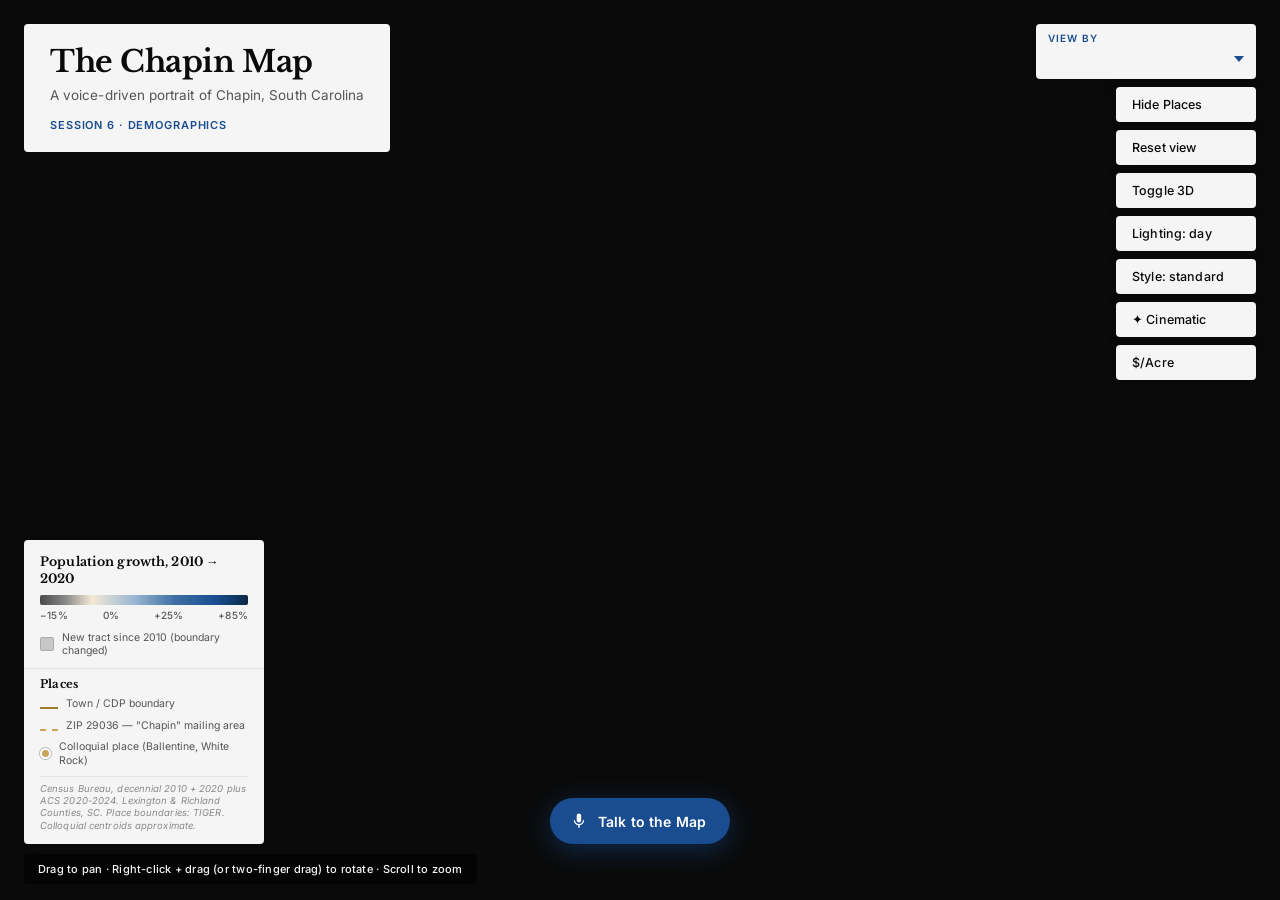
<file: chapin/index.html>
<!DOCTYPE html>
<html lang="en">
<head>
  <meta charset="UTF-8">
  <meta name="viewport" content="width=device-width, initial-scale=1.0">
  <title>The Chapin Map</title>

  <!-- Mapbox GL JS -->
  <link href="https://api.mapbox.com/mapbox-gl-js/v3.8.0/mapbox-gl.css" rel="stylesheet">
  <script src="https://api.mapbox.com/mapbox-gl-js/v3.8.0/mapbox-gl.js"></script>

  <!-- Editorial typography -->
  <link rel="preconnect" href="https://fonts.googleapis.com">
  <link rel="preconnect" href="https://fonts.gstatic.com" crossorigin>
  <link href="https://fonts.googleapis.com/css2?family=Libre+Baskerville:wght@400;700&family=Inter:wght@400;500;600&display=swap" rel="stylesheet">

  <link rel="stylesheet" href="styles.css">
  <link rel="stylesheet" href="../shared/mobile.css">
</head>
<body>
  <div id="map"></div>

  <header class="overlay">
    <h1>The Chapin Map</h1>
    <p class="subtitle">A voice-driven portrait of Chapin, South Carolina</p>
    <p class="phase-tag">Session 6 &middot; Demographics</p>
  </header>

  <div class="controls">
    <div class="metric-selector-wrap">
      <label class="metric-selector-label" for="metricSelector">View by</label>
      <select id="metricSelector" class="metric-selector"></select>
    </div>
    <button id="togglePlaces" title="Show or hide place boundaries (towns, CDPs, ZIP 29036)">Hide Places</button>
    <button id="resetView" title="Return to default view of Chapin">Reset view</button>
    <button id="toggle3D" title="Switch between 3D and top-down view">Toggle 3D</button>
    <button id="cycleLight" title="Cycle through day, dusk, dawn, night">Lighting: day</button>
    <button id="cycleStyle" title="Cycle between Standard, Satellite, and Dark basemaps">Style: standard</button>
    <button id="toggleCinematic" title="Cinematic mode — Chapin floating in space">✦ Cinematic</button>
    <button id="toggleProductivity" title="Toggle tax productivity parcel layer">$/Acre</button>
  </div>

  <!-- Legend (bottom-right) — title + gradient swap based on selected metric -->
  <div id="legend" class="legend">
    <div class="legend-title">Population growth, 2010 &rarr; 2020</div>
    <div class="legend-bar">
      <div class="legend-gradient"></div>
    </div>
    <div class="legend-labels">
      <span>&minus;15%</span>
      <span>0%</span>
      <span>+25%</span>
      <span>+85%</span>
    </div>
    <div class="legend-extra">
      <span class="swatch new-tract"></span>
      <span class="legend-null-label">New tract since 2010 (boundary changed)</span>
    </div>

    <div class="legend-section-divider"></div>
    <div class="legend-section-title">Places</div>
    <div class="legend-extra">
      <span class="legend-line solid"></span>
      <span>Town / CDP boundary</span>
    </div>
    <div class="legend-extra">
      <span class="legend-line dashed"></span>
      <span>ZIP 29036 &mdash; "Chapin" mailing area</span>
    </div>
    <div class="legend-extra">
      <span class="legend-dot"></span>
      <span>Colloquial place (Ballentine, White Rock)</span>
    </div>

    <div class="legend-source">Census Bureau, decennial 2010 + 2020 plus ACS 2020-2024. Lexington &amp; Richland Counties, SC. Place boundaries: TIGER. Colloquial centroids approximate.</div>
  </div>

  <!-- Time slider (only visible when a year-aware metric is selected) -->
  <div id="timeSlider" class="time-slider hidden">
    <div class="time-slider-label">
      <span class="time-slider-prefix">Year</span>
      <span class="time-slider-year">2022</span>
    </div>
    <input type="range" id="yearRange" min="2014" max="2022" value="2022" step="1" aria-label="Year">
    <div class="time-slider-bounds">
      <span>2014</span>
      <span>2022</span>
    </div>
  </div>

  <!-- Voice agent cluster (bottom-center) -->
  <div class="voice-cluster">
    <div id="transcript" class="transcript"></div>
    <div id="voiceStatus" class="voice-status"></div>
    <button id="voiceBtn" class="voice-btn" title="Click to start a voice conversation with the Chapin Map">
      <svg class="mic-icon" viewBox="0 0 24 24" fill="currentColor" aria-hidden="true">
        <path d="M12 14c1.66 0 3-1.34 3-3V5c0-1.66-1.34-3-3-3S9 3.34 9 5v6c0 1.66 1.34 3 3 3zm5.3-3c0 3-2.54 5.1-5.3 5.1S6.7 14 6.7 11H5c0 3.41 2.72 6.23 6 6.72V21h2v-3.28c3.28-.49 6-3.31 6-6.72h-1.7z"/>
      </svg>
      <span class="label">Talk to the Map</span>
    </button>
  </div>

  <footer class="attribution">
    <span>Drag to pan &middot; Right-click + drag (or two-finger drag) to rotate &middot; Scroll to zoom</span>
  </footer>

  <script src="map.js"></script>
  <script type="module" src="voice.js"></script>
  <script src="../shared/mobile.js"></script>
</body>
</html>
</file>
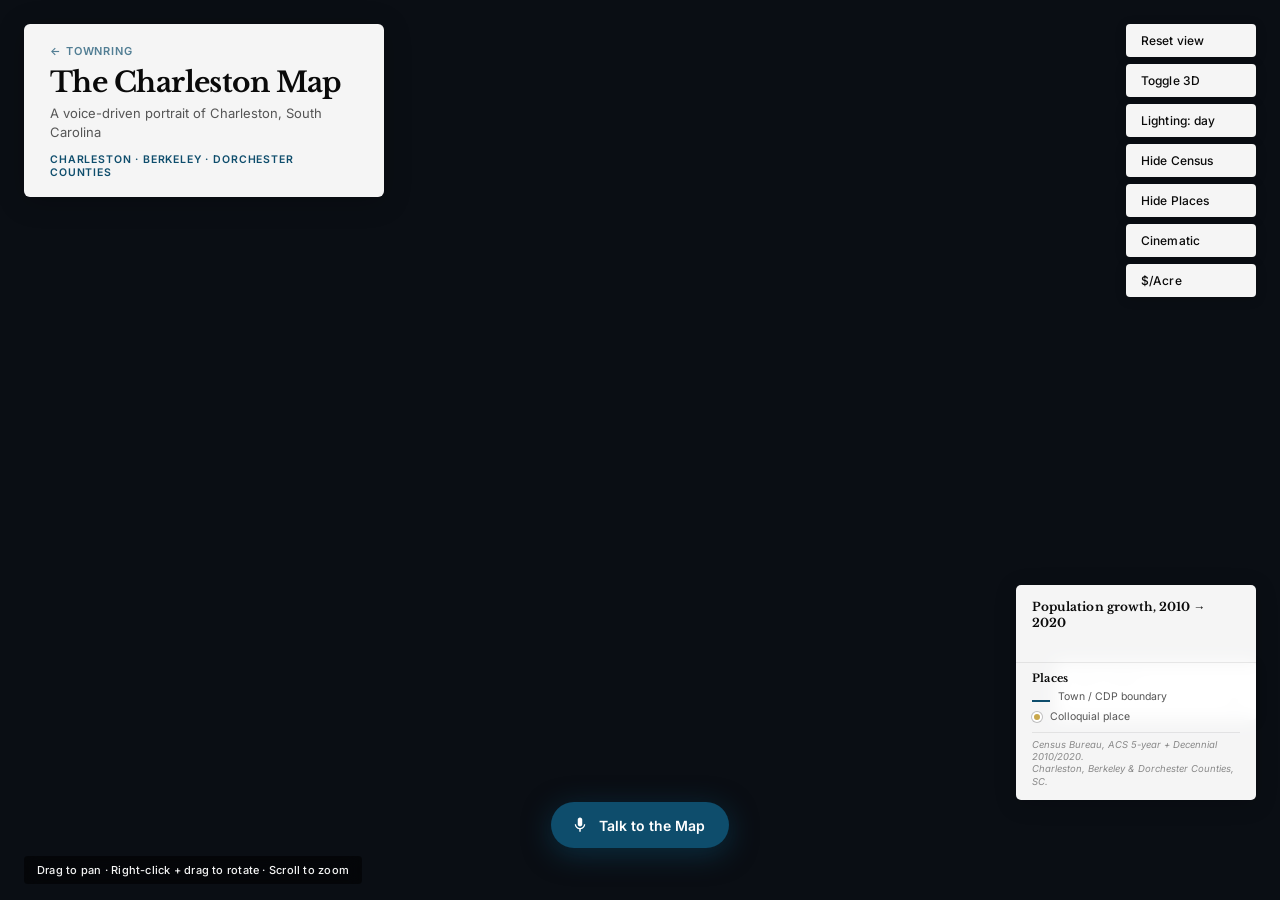
<file: charleston/index.html>
<!DOCTYPE html>
<html lang="en">
<head>
  <meta charset="UTF-8">
  <meta name="viewport" content="width=device-width, initial-scale=1.0">
  <title>The Charleston Map &mdash; TownRing</title>

  <!-- Mapbox GL JS v3 -->
  <link href="https://api.mapbox.com/mapbox-gl-js/v3.8.0/mapbox-gl.css" rel="stylesheet">
  <script src="https://api.mapbox.com/mapbox-gl-js/v3.8.0/mapbox-gl.js"></script>

  <!-- Typography -->
  <link rel="preconnect" href="https://fonts.googleapis.com">
  <link rel="preconnect" href="https://fonts.gstatic.com" crossorigin>
  <link href="https://fonts.googleapis.com/css2?family=Libre+Baskerville:wght@400;700&family=Inter:wght@400;500;600&display=swap" rel="stylesheet">

  <link rel="stylesheet" href="styles.css">
  <link rel="stylesheet" href="../shared/mobile.css">
</head>
<body>
  <div id="map"></div>

  <!-- Header card (top-left) -->
  <header class="overlay">
    <a href="/" class="back-link">&#8592; TownRing</a>
    <h1>The Charleston Map</h1>
    <p class="subtitle">A voice-driven portrait of Charleston, South Carolina</p>
    <p class="phase-tag">Charleston &middot; Berkeley &middot; Dorchester Counties</p>
  </header>

  <!-- Control buttons (top-right) -->
  <div class="controls">
    <button id="resetView" title="Return to default view">Reset view</button>
    <button id="toggle3D" title="Toggle 3D perspective">Toggle 3D</button>
    <button id="cycleLight" title="Cycle lighting">Lighting: day</button>
    <button id="toggleCensus" title="Show/hide census layer">Hide Census</button>
    <button id="togglePlaces" title="Show/hide place boundaries">Hide Places</button>
    <button id="toggleCinematic" title="Cinematic focus mode">Cinematic</button>
    <button id="toggleProductivity" title="Toggle tax productivity parcel layer">$/Acre</button>
  </div>

  <!-- Metric selector (below controls) -->
  <div class="metric-selector">
    <label class="metric-label" for="metricSelect">Data layer</label>
    <select id="metricSelect"></select>
  </div>

  <!-- Year slider (hidden unless metric is year-aware) -->
  <div class="year-slider-wrap" id="yearSliderWrap" style="display:none;">
    <label class="year-label" id="yearLabel">Year: 2024</label>
    <input type="range" id="yearSlider" min="2014" max="2024" step="1" value="2024">
    <div class="year-range"><span>2014</span><span>2024</span></div>
  </div>

  <!-- Legend (bottom-right) -->
  <div id="legend" class="legend">
    <div class="legend-title" id="legendTitle">Population growth, 2010 &rarr; 2020</div>
    <div class="legend-bar">
      <div class="legend-gradient" id="legendGradient"></div>
    </div>
    <div class="legend-labels" id="legendLabels"></div>
    <div class="legend-extra" id="legendNull" style="display:none;">
      <span class="swatch null-swatch"></span>
      <span id="legendNullLabel">No data</span>
    </div>
    <div id="legendPlaces">
      <div class="legend-section-divider"></div>
      <div class="legend-section-title">Places</div>
      <div class="legend-extra">
        <span class="legend-line solid"></span>
        <span>Town / CDP boundary</span>
      </div>
      <div class="legend-extra">
        <span class="legend-dot"></span>
        <span>Colloquial place</span>
      </div>
    </div>
    <div class="legend-source">
      Census Bureau, ACS 5-year + Decennial 2010/2020.<br>
      Charleston, Berkeley &amp; Dorchester Counties, SC.
    </div>
  </div>

  <!-- Voice agent cluster (bottom-center) -->
  <div class="voice-cluster">
    <div id="transcript" class="transcript"></div>
    <div id="voiceStatus" class="voice-status"></div>
    <button id="voiceBtn" class="voice-btn" title="Talk to the Charleston Map">
      <svg class="mic-icon" viewBox="0 0 24 24" fill="currentColor" aria-hidden="true">
        <path d="M12 14c1.66 0 3-1.34 3-3V5c0-1.66-1.34-3-3-3S9 3.34 9 5v6c0 1.66 1.34 3 3 3zm5.3-3c0 3-2.54 5.1-5.3 5.1S6.7 14 6.7 11H5c0 3.41 2.72 6.23 6 6.72V21h2v-3.28c3.28-.49 6-3.31 6-6.72h-1.7z"/>
      </svg>
      <span class="label">Talk to the Map</span>
    </button>
  </div>

  <footer class="attribution">
    <span>Drag to pan &middot; Right-click + drag to rotate &middot; Scroll to zoom</span>
  </footer>

  <script src="map.js"></script>
  <script type="module" src="voice.js"></script>
  <script src="../shared/mobile.js"></script>
</body>
</html>
</file>
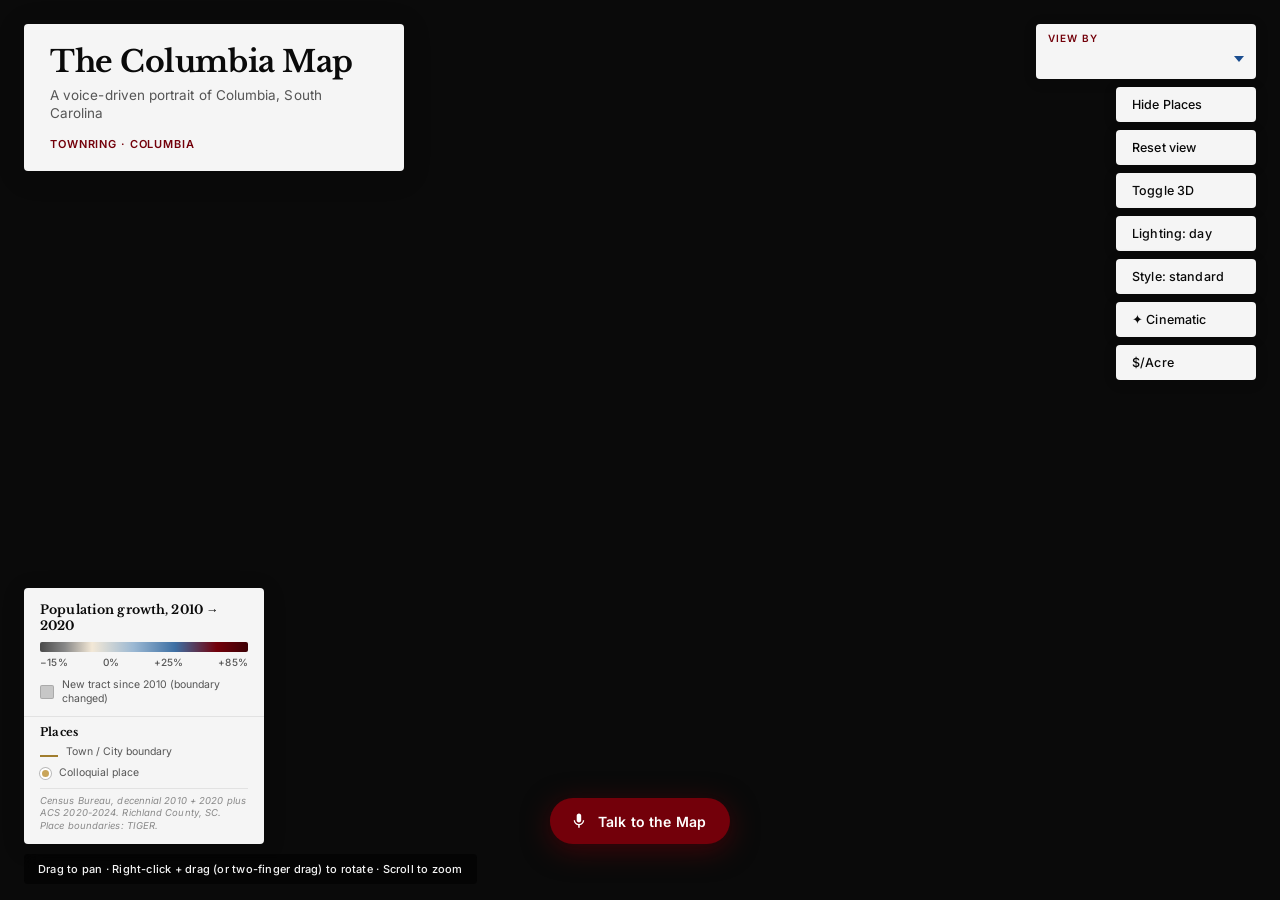
<file: columbia/index.html>
<!DOCTYPE html>
<html lang="en">
<head>
  <meta charset="UTF-8">
  <meta name="viewport" content="width=device-width, initial-scale=1.0">
  <title>The Columbia Map</title>

  <!-- Mapbox GL JS -->
  <link href="https://api.mapbox.com/mapbox-gl-js/v3.8.0/mapbox-gl.css" rel="stylesheet">
  <script src="https://api.mapbox.com/mapbox-gl-js/v3.8.0/mapbox-gl.js"></script>

  <!-- Editorial typography -->
  <link rel="preconnect" href="https://fonts.googleapis.com">
  <link rel="preconnect" href="https://fonts.gstatic.com" crossorigin>
  <link href="https://fonts.googleapis.com/css2?family=Libre+Baskerville:wght@400;700&family=Inter:wght@400;500;600&display=swap" rel="stylesheet">

  <link rel="stylesheet" href="styles.css">
  <link rel="stylesheet" href="../shared/mobile.css">
</head>
<body>
  <div id="map"></div>

  <header class="overlay">
    <h1>The Columbia Map</h1>
    <p class="subtitle">A voice-driven portrait of Columbia, South Carolina</p>
    <p class="phase-tag">TownRing &middot; Columbia</p>
  </header>

  <div class="controls">
    <div class="metric-selector-wrap">
      <label class="metric-selector-label" for="metricSelector">View by</label>
      <select id="metricSelector" class="metric-selector"></select>
    </div>
    <button id="togglePlaces" title="Show or hide place boundaries">Hide Places</button>
    <button id="resetView" title="Return to default view of Columbia">Reset view</button>
    <button id="toggle3D" title="Switch between 3D and top-down view">Toggle 3D</button>
    <button id="cycleLight" title="Cycle through day, dusk, dawn, night">Lighting: day</button>
    <button id="cycleStyle" title="Cycle between Standard, Satellite, and Dark basemaps">Style: standard</button>
    <button id="toggleCinematic" title="Cinematic mode — Columbia floating in space">✦ Cinematic</button>
    <button id="toggleProductivity" title="Toggle tax productivity parcel layer">$/Acre</button>
  </div>

  <!-- Legend (bottom-left) -->
  <div id="legend" class="legend">
    <div class="legend-title">Population growth, 2010 &rarr; 2020</div>
    <div class="legend-bar">
      <div class="legend-gradient"></div>
    </div>
    <div class="legend-labels">
      <span>&minus;15%</span>
      <span>0%</span>
      <span>+25%</span>
      <span>+85%</span>
    </div>
    <div class="legend-extra">
      <span class="swatch new-tract"></span>
      <span class="legend-null-label">New tract since 2010 (boundary changed)</span>
    </div>

    <div class="legend-section-divider"></div>
    <div class="legend-section-title">Places</div>
    <div class="legend-extra">
      <span class="legend-line solid"></span>
      <span>Town / City boundary</span>
    </div>
    <div class="legend-extra">
      <span class="legend-dot"></span>
      <span>Colloquial place</span>
    </div>

    <div class="legend-source">Census Bureau, decennial 2010 + 2020 plus ACS 2020-2024. Richland County, SC. Place boundaries: TIGER.</div>
  </div>

  <!-- Time slider -->
  <div id="timeSlider" class="time-slider hidden">
    <div class="time-slider-label">
      <span class="time-slider-prefix">Year</span>
      <span class="time-slider-year">2022</span>
    </div>
    <input type="range" id="yearRange" min="2014" max="2022" value="2022" step="1" aria-label="Year">
    <div class="time-slider-bounds">
      <span>2014</span>
      <span>2022</span>
    </div>
  </div>

  <!-- Voice agent cluster (bottom-center) -->
  <div class="voice-cluster">
    <div id="transcript" class="transcript"></div>
    <div id="voiceStatus" class="voice-status"></div>
    <button id="voiceBtn" class="voice-btn" title="Click to start a voice conversation with the Columbia Map">
      <svg class="mic-icon" viewBox="0 0 24 24" fill="currentColor" aria-hidden="true">
        <path d="M12 14c1.66 0 3-1.34 3-3V5c0-1.66-1.34-3-3-3S9 3.34 9 5v6c0 1.66 1.34 3 3 3zm5.3-3c0 3-2.54 5.1-5.3 5.1S6.7 14 6.7 11H5c0 3.41 2.72 6.23 6 6.72V21h2v-3.28c3.28-.49 6-3.31 6-6.72h-1.7z"/>
      </svg>
      <span class="label">Talk to the Map</span>
    </button>
  </div>

  <footer class="attribution">
    <span>Drag to pan &middot; Right-click + drag (or two-finger drag) to rotate &middot; Scroll to zoom</span>
  </footer>

  <script src="map.js"></script>
  <script type="module" src="voice.js"></script>
  <script src="../shared/mobile.js"></script>
</body>
</html>
</file>
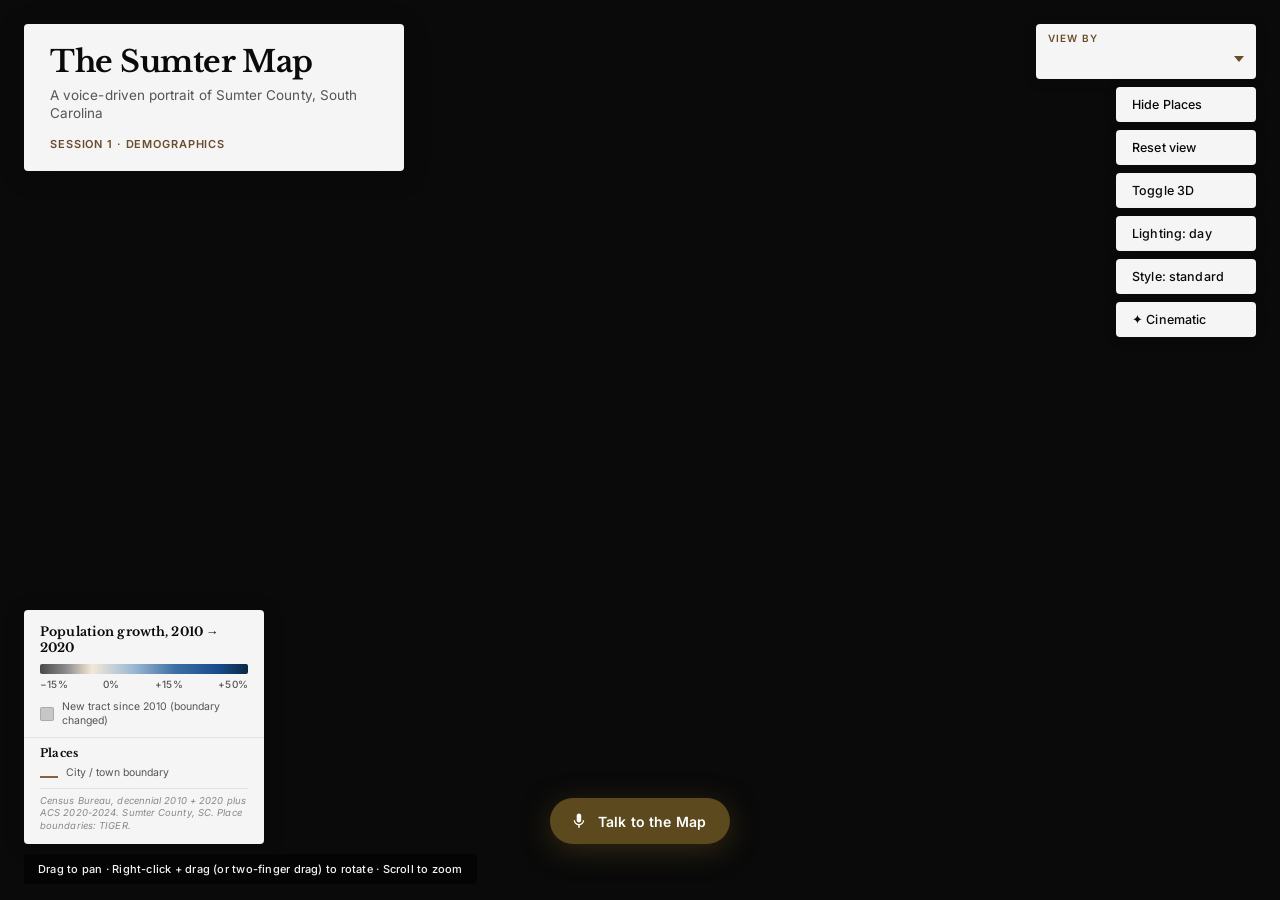
<file: sumter/index.html>
<!DOCTYPE html>
<html lang="en">
<head>
  <meta charset="UTF-8">
  <meta name="viewport" content="width=device-width, initial-scale=1.0">
  <title>The Sumter Map</title>

  <!-- Mapbox GL JS -->
  <link href="https://api.mapbox.com/mapbox-gl-js/v3.8.0/mapbox-gl.css" rel="stylesheet">
  <script src="https://api.mapbox.com/mapbox-gl-js/v3.8.0/mapbox-gl.js"></script>

  <!-- Editorial typography -->
  <link rel="preconnect" href="https://fonts.googleapis.com">
  <link rel="preconnect" href="https://fonts.gstatic.com" crossorigin>
  <link href="https://fonts.googleapis.com/css2?family=Libre+Baskerville:wght@400;700&family=Inter:wght@400;500;600&display=swap" rel="stylesheet">

  <link rel="stylesheet" href="styles.css">
  <link rel="stylesheet" href="../shared/mobile.css">
</head>
<body>
  <div id="map"></div>

  <header class="overlay">
    <h1>The Sumter Map</h1>
    <p class="subtitle">A voice-driven portrait of Sumter County, South Carolina</p>
    <p class="phase-tag">Session 1 &middot; Demographics</p>
  </header>

  <div class="controls">
    <div class="metric-selector-wrap">
      <label class="metric-selector-label" for="metricSelector">View by</label>
      <select id="metricSelector" class="metric-selector"></select>
    </div>
    <button id="togglePlaces" title="Show or hide place boundaries">Hide Places</button>
    <button id="resetView" title="Return to default view of Sumter County">Reset view</button>
    <button id="toggle3D" title="Switch between 3D and top-down view">Toggle 3D</button>
    <button id="cycleLight" title="Cycle through day, dusk, dawn, night">Lighting: day</button>
    <button id="cycleStyle" title="Cycle between Standard, Satellite, and Dark basemaps">Style: standard</button>
    <button id="toggleCinematic" title="Cinematic mode — Sumter County floating in space">✦ Cinematic</button>
  </div>

  <!-- Legend (bottom-right) -->
  <div id="legend" class="legend">
    <div class="legend-title">Population growth, 2010 &rarr; 2020</div>
    <div class="legend-bar">
      <div class="legend-gradient"></div>
    </div>
    <div class="legend-labels">
      <span>&minus;15%</span>
      <span>0%</span>
      <span>+15%</span>
      <span>+50%</span>
    </div>
    <div class="legend-extra">
      <span class="swatch new-tract"></span>
      <span class="legend-null-label">New tract since 2010 (boundary changed)</span>
    </div>

    <div class="legend-section-divider"></div>
    <div class="legend-section-title">Places</div>
    <div class="legend-extra">
      <span class="legend-line solid"></span>
      <span>City / town boundary</span>
    </div>

    <div class="legend-source">Census Bureau, decennial 2010 + 2020 plus ACS 2020-2024. Sumter County, SC. Place boundaries: TIGER.</div>
  </div>

  <!-- Time slider (only visible when a year-aware metric is selected) -->
  <div id="timeSlider" class="time-slider hidden">
    <div class="time-slider-label">
      <span class="time-slider-prefix">Year</span>
      <span class="time-slider-year">2023</span>
    </div>
    <input type="range" id="yearRange" min="2014" max="2023" value="2023" step="1" aria-label="Year">
    <div class="time-slider-bounds">
      <span>2014</span>
      <span>2023</span>
    </div>
  </div>

  <!-- Voice agent cluster (bottom-center) -->
  <div class="voice-cluster">
    <div id="transcript" class="transcript"></div>
    <div id="voiceStatus" class="voice-status"></div>
    <button id="voiceBtn" class="voice-btn" title="Click to start a voice conversation with the Sumter Map">
      <svg class="mic-icon" viewBox="0 0 24 24" fill="currentColor" aria-hidden="true">
        <path d="M12 14c1.66 0 3-1.34 3-3V5c0-1.66-1.34-3-3-3S9 3.34 9 5v6c0 1.66 1.34 3 3 3zm5.3-3c0 3-2.54 5.1-5.3 5.1S6.7 14 6.7 11H5c0 3.41 2.72 6.23 6 6.72V21h2v-3.28c3.28-.49 6-3.31 6-6.72h-1.7z"/>
      </svg>
      <span class="label">Talk to the Map</span>
    </button>
  </div>

  <footer class="attribution">
    <span>Drag to pan &middot; Right-click + drag (or two-finger drag) to rotate &middot; Scroll to zoom</span>
  </footer>

  <script src="map.js"></script>
  <script type="module" src="voice.js"></script>
  <script src="../shared/mobile.js"></script>
</body>
</html>
</file>
<file: chapin/styles.css>
/* Theme accent, consumed by ../shared/mobile.css */
:root { --tr-accent: #1a4d8f; }

/* ============================================================
   The Chapin Map — Session 1 styles
   Editorial palette: navy, off-white, warm neutrals
   Typography: Libre Baskerville (display) + Inter (UI)
   ============================================================ */

* {
  margin: 0;
  padding: 0;
  box-sizing: border-box;
}

html, body {
  height: 100%;
  width: 100%;
  font-family: 'Inter', -apple-system, BlinkMacSystemFont, system-ui, sans-serif;
  background: #0a0a0a;
  color: #f5f5f5;
  overflow: hidden;
}

/* ---------- Map fills the viewport ---------- */
#map {
  position: absolute;
  top: 0;
  left: 0;
  width: 100%;
  height: 100%;
}

/* ---------- Editorial header card (top-left) ---------- */
.overlay {
  position: absolute;
  top: 24px;
  left: 24px;
  z-index: 10;
  padding: 22px 26px 20px;
  background: rgba(255, 255, 255, 0.96);
  -webkit-backdrop-filter: blur(8px);
  backdrop-filter: blur(8px);
  border-radius: 4px;
  box-shadow: 0 4px 28px rgba(0, 0, 0, 0.18);
  max-width: 380px;
}

.overlay h1 {
  font-family: 'Libre Baskerville', Georgia, serif;
  font-size: 30px;
  font-weight: 700;
  color: #0a0a0a;
  letter-spacing: -0.015em;
  line-height: 1.05;
}

.overlay .subtitle {
  margin-top: 8px;
  font-size: 13.5px;
  color: #555;
  font-weight: 400;
  line-height: 1.4;
  letter-spacing: 0.005em;
}

.overlay .phase-tag {
  margin-top: 14px;
  font-size: 11px;
  font-weight: 600;
  text-transform: uppercase;
  letter-spacing: 0.08em;
  color: #1a4d8f;
}

/* ---------- Control buttons (top-right) ---------- */
.controls {
  position: absolute;
  top: 24px;
  right: 24px;
  z-index: 10;
  display: flex;
  flex-direction: column;
  gap: 8px;
  align-items: flex-end;
}

.controls button {
  font-family: 'Inter', sans-serif;
  font-size: 12.5px;
  font-weight: 500;
  padding: 10px 16px;
  background: rgba(255, 255, 255, 0.96);
  -webkit-backdrop-filter: blur(8px);
  backdrop-filter: blur(8px);
  border: none;
  border-radius: 4px;
  color: #0a0a0a;
  cursor: pointer;
  box-shadow: 0 2px 14px rgba(0, 0, 0, 0.14);
  transition: background 0.15s, transform 0.12s, box-shadow 0.15s;
  letter-spacing: 0.01em;
  min-width: 140px;
  text-align: left;
}

.controls button:hover {
  background: #ffffff;
  transform: translateY(-1px);
  box-shadow: 0 4px 18px rgba(0, 0, 0, 0.18);
}

.controls button:active {
  transform: translateY(0);
}

/* ---------- Metric selector dropdown (top-right cluster) ---------- */
.metric-selector-wrap {
  display: flex;
  flex-direction: column;
  gap: 4px;
  background: rgba(255, 255, 255, 0.96);
  -webkit-backdrop-filter: blur(8px);
  backdrop-filter: blur(8px);
  border-radius: 4px;
  box-shadow: 0 2px 14px rgba(0, 0, 0, 0.14);
  padding: 8px 12px 10px;
  min-width: 220px;
}

.metric-selector-label {
  font-size: 10px;
  font-weight: 600;
  text-transform: uppercase;
  letter-spacing: 0.10em;
  color: #1a4d8f;
  font-family: 'Inter', sans-serif;
}

.metric-selector {
  font-family: 'Libre Baskerville', Georgia, serif;
  font-size: 13px;
  font-weight: 700;
  padding: 4px 0 0 0;
  background: transparent;
  border: none;
  color: #0a0a0a;
  cursor: pointer;
  letter-spacing: -0.005em;
  width: 100%;
  appearance: none;
  -webkit-appearance: none;
  -moz-appearance: none;
  background-image: url("data:image/svg+xml;charset=US-ASCII,%3Csvg%20xmlns%3D%22http%3A//www.w3.org/2000/svg%22%20width%3D%2210%22%20height%3D%226%22%20viewBox%3D%220%200%2010%206%22%3E%3Cpath%20fill%3D%22%231a4d8f%22%20d%3D%22M0%200l5%206%205-6z%22/%3E%3C/svg%3E");
  background-repeat: no-repeat;
  background-position: right center;
  padding-right: 18px;
}

.metric-selector:focus {
  outline: 2px solid #1a4d8f;
  outline-offset: 2px;
}

/* ---------- Attribution footer (bottom-left) ---------- */
.attribution {
  position: absolute;
  bottom: 16px;
  left: 24px;
  z-index: 10;
  font-size: 11px;
  font-weight: 500;
  color: #f5f5f5;
  background: rgba(0, 0, 0, 0.55);
  -webkit-backdrop-filter: blur(8px);
  backdrop-filter: blur(8px);
  padding: 8px 14px;
  border-radius: 4px;
  letter-spacing: 0.02em;
}

/* ---------- Marker popups ---------- */
.mapboxgl-popup-content {
  font-family: 'Inter', sans-serif;
  padding: 14px 18px;
  border-radius: 4px;
  box-shadow: 0 4px 24px rgba(0, 0, 0, 0.18);
}

.marker-popup h3 {
  font-family: 'Libre Baskerville', Georgia, serif;
  font-size: 16px;
  font-weight: 700;
  margin-bottom: 4px;
  color: #0a0a0a;
  letter-spacing: -0.005em;
}

.marker-popup p {
  font-size: 12.5px;
  color: #555;
  line-height: 1.45;
}

/* ---------- Voice agent cluster (bottom-center) ---------- */
.voice-cluster {
  position: absolute;
  bottom: 56px;
  left: 50%;
  transform: translateX(-50%);
  z-index: 10;
  display: flex;
  flex-direction: column;
  align-items: center;
  gap: 12px;
  pointer-events: none;
  width: max-content;
  max-width: calc(100% - 48px);
}

.voice-cluster > * {
  pointer-events: auto;
}

.transcript {
  max-width: 480px;
  padding: 12px 18px;
  background: rgba(255, 255, 255, 0.97);
  -webkit-backdrop-filter: blur(8px);
  backdrop-filter: blur(8px);
  border-radius: 6px;
  box-shadow: 0 4px 22px rgba(0, 0, 0, 0.20);
  font-size: 13.5px;
  color: #0a0a0a;
  line-height: 1.5;
  opacity: 0;
  transform: translateY(8px);
  transition: opacity 0.25s, transform 0.25s;
  display: flex;
  gap: 10px;
  align-items: flex-start;
}

.transcript.visible {
  opacity: 1;
  transform: translateY(0);
}

.transcript .role {
  font-size: 16px;
  flex-shrink: 0;
  line-height: 1.3;
}

.voice-status {
  font-size: 10.5px;
  font-weight: 600;
  text-transform: uppercase;
  letter-spacing: 0.14em;
  color: #f5f5f5;
  background: rgba(0, 0, 0, 0.62);
  padding: 5px 12px;
  border-radius: 100px;
  opacity: 0;
  transform: translateY(4px);
  transition: opacity 0.2s, transform 0.2s;
}

.voice-status.visible {
  opacity: 1;
  transform: translateY(0);
}

.voice-btn {
  position: relative;
  font-family: 'Inter', sans-serif;
  font-size: 14px;
  font-weight: 600;
  padding: 14px 24px 14px 20px;
  background: #1a4d8f;
  color: #ffffff;
  border: none;
  border-radius: 100px;
  cursor: pointer;
  display: inline-flex;
  align-items: center;
  gap: 10px;
  box-shadow: 0 6px 28px rgba(26, 77, 143, 0.50), 0 2px 10px rgba(0, 0, 0, 0.20);
  transition: background 0.2s, transform 0.15s, box-shadow 0.2s;
  letter-spacing: 0.01em;
}

.voice-btn:hover {
  background: #234e91;
  transform: translateY(-1px);
  box-shadow: 0 8px 32px rgba(26, 77, 143, 0.58), 0 2px 14px rgba(0, 0, 0, 0.25);
}

.voice-btn:active {
  transform: translateY(0);
}

.voice-btn .mic-icon {
  width: 18px;
  height: 18px;
}

.voice-btn.active {
  background: #c1392b;
  box-shadow: 0 6px 28px rgba(193, 57, 43, 0.50), 0 2px 10px rgba(0, 0, 0, 0.20);
}

.voice-btn.active:hover {
  background: #d2453a;
}

/* Pulsing ring during call (red) */
.voice-btn.active::before {
  content: '';
  position: absolute;
  inset: -4px;
  border-radius: 100px;
  border: 2px solid rgba(193, 57, 43, 0.55);
  animation: voice-pulse 1.6s ease-out infinite;
  pointer-events: none;
}

/* Extra pulse when assistant is speaking */
.voice-btn.speaking::after {
  content: '';
  position: absolute;
  inset: -10px;
  border-radius: 100px;
  border: 2px solid rgba(255, 255, 255, 0.45);
  animation: voice-pulse 1.2s ease-out infinite;
  pointer-events: none;
}

@keyframes voice-pulse {
  0%   { transform: scale(1);    opacity: 0.85; }
  100% { transform: scale(1.45); opacity: 0;   }
}

/* ---------- Census legend (bottom-LEFT) ---------- */
.legend {
  position: absolute;
  bottom: 56px;       /* sits above attribution */
  left: 24px;
  right: auto;
  z-index: 10;
  width: 240px;
  padding: 14px 16px 12px;
  background: rgba(255, 255, 255, 0.96);
  -webkit-backdrop-filter: blur(8px);
  backdrop-filter: blur(8px);
  border-radius: 4px;
  box-shadow: 0 4px 22px rgba(0, 0, 0, 0.18);
  font-family: 'Inter', sans-serif;
  font-size: 11px;
  color: #333;
  transition: opacity 0.25s, transform 0.25s;
}

.legend.hidden {
  opacity: 0;
  transform: translateY(8px);
  pointer-events: none;
}

.legend-title {
  font-family: 'Libre Baskerville', Georgia, serif;
  font-size: 12.5px;
  font-weight: 700;
  color: #0a0a0a;
  margin-bottom: 8px;
  letter-spacing: 0.01em;
  line-height: 1.3;
}

.legend-bar {
  height: 10px;
  border-radius: 2px;
  margin-bottom: 4px;
  overflow: hidden;
}

.legend-gradient {
  height: 100%;
  background: linear-gradient(
    to right,
    #4a4a4a 0%,
    #888888 12%,
    #f3e8d6 25%,
    #9bb8d3 45%,
    #3d6fa3 65%,
    #1a4d8f 85%,
    #0a2845 100%
  );
}

.legend-labels {
  display: flex;
  justify-content: space-between;
  font-size: 10px;
  font-weight: 500;
  color: #555;
  letter-spacing: 0.02em;
  margin-bottom: 10px;
}

.legend-extra {
  display: flex;
  align-items: center;
  gap: 8px;
  margin-bottom: 8px;
  font-size: 10.5px;
  color: #555;
  line-height: 1.3;
}

.legend-extra .swatch {
  display: inline-block;
  width: 14px;
  height: 14px;
  border-radius: 2px;
  flex-shrink: 0;
}

.legend-extra .swatch.new-tract {
  background: rgba(180, 180, 180, 0.7);
  border: 1px solid rgba(0, 0, 0, 0.15);
}

.legend-section-divider {
  height: 1px;
  background: rgba(0, 0, 0, 0.08);
  margin: 10px -16px 8px;
}

.legend-section-title {
  font-family: 'Libre Baskerville', Georgia, serif;
  font-size: 11.5px;
  font-weight: 700;
  color: #0a0a0a;
  margin-bottom: 6px;
  letter-spacing: 0.02em;
}

.legend-line {
  display: inline-block;
  width: 18px;
  height: 0;
  flex-shrink: 0;
  border-top: 2.4px solid #a07d2e;
  margin-top: 8px;
}

.legend-line.dashed {
  border-top: 2px dashed #c9a55a;
}

.legend-dot {
  display: inline-block;
  width: 11px;
  height: 11px;
  border-radius: 50%;
  background: #c9a55a;
  border: 2px solid #ffffff;
  box-shadow: 0 0 0 1px rgba(0, 0, 0, 0.25);
  flex-shrink: 0;
}

.legend-source {
  font-size: 9.5px;
  color: #888;
  font-style: italic;
  letter-spacing: 0.01em;
  line-height: 1.3;
  margin-top: 8px;
  border-top: 1px solid rgba(0, 0, 0, 0.08);
  padding-top: 6px;
}

/* ---------- Cinematic mode (Chapin floating in space) ---------- */
body.cinematic {
  background: #000000;
}

body.cinematic .overlay,
body.cinematic .legend,
body.cinematic .attribution,
body.cinematic .controls,
body.cinematic .voice-cluster,
body.cinematic .time-slider {
  opacity: 0.18;
  transition: opacity 0.4s ease;
}

body.cinematic .overlay:hover,
body.cinematic .legend:hover,
body.cinematic .controls:hover,
body.cinematic .voice-cluster:hover,
body.cinematic .time-slider:hover {
  opacity: 1;
}

/* Cinematic button is always visible at full opacity */
body.cinematic #toggleCinematic {
  opacity: 1 !important;
}

/* ---------- Time slider (year scrubber) ---------- */
.time-slider {
  position: absolute;
  bottom: 130px;
  left: 50%;
  transform: translateX(-50%);
  z-index: 10;
  background: rgba(255, 255, 255, 0.97);
  -webkit-backdrop-filter: blur(8px);
  backdrop-filter: blur(8px);
  border-radius: 6px;
  box-shadow: 0 6px 28px rgba(0, 0, 0, 0.20);
  padding: 14px 22px 10px;
  min-width: 360px;
  display: flex;
  flex-direction: column;
  gap: 6px;
  transition: opacity 0.25s, transform 0.25s;
  font-family: 'Inter', sans-serif;
}

.time-slider.hidden {
  opacity: 0;
  transform: translateX(-50%) translateY(8px);
  pointer-events: none;
}

.time-slider-label {
  display: flex;
  align-items: baseline;
  justify-content: center;
  gap: 8px;
  margin-bottom: 4px;
}

.time-slider-prefix {
  font-size: 9.5px;
  font-weight: 600;
  text-transform: uppercase;
  letter-spacing: 0.14em;
  color: #888;
}

.time-slider-year {
  font-family: 'Libre Baskerville', Georgia, serif;
  font-size: 26px;
  font-weight: 700;
  color: #1a4d8f;
  letter-spacing: -0.01em;
  font-variant-numeric: tabular-nums;
}

.time-slider input[type="range"] {
  width: 100%;
  -webkit-appearance: none;
  appearance: none;
  background: transparent;
  cursor: pointer;
  margin: 0;
}

.time-slider input[type="range"]::-webkit-slider-runnable-track {
  height: 4px;
  background: linear-gradient(to right, #c9a55a 0%, #1a4d8f 100%);
  border-radius: 2px;
}

.time-slider input[type="range"]::-moz-range-track {
  height: 4px;
  background: linear-gradient(to right, #c9a55a 0%, #1a4d8f 100%);
  border-radius: 2px;
  border: none;
}

.time-slider input[type="range"]::-webkit-slider-thumb {
  -webkit-appearance: none;
  appearance: none;
  width: 18px;
  height: 18px;
  background: #1a4d8f;
  border-radius: 50%;
  border: 3px solid #ffffff;
  box-shadow: 0 2px 6px rgba(0, 0, 0, 0.25);
  cursor: pointer;
  margin-top: -7px;
}

.time-slider input[type="range"]::-moz-range-thumb {
  width: 18px;
  height: 18px;
  background: #1a4d8f;
  border-radius: 50%;
  border: 3px solid #ffffff;
  box-shadow: 0 2px 6px rgba(0, 0, 0, 0.25);
  cursor: pointer;
}

.time-slider-bounds {
  display: flex;
  justify-content: space-between;
  font-size: 10px;
  font-weight: 500;
  color: #888;
  letter-spacing: 0.05em;
  margin-top: 2px;
}

/* ---------- Place popup ---------- */
.place-popup h3 {
  font-family: 'Libre Baskerville', Georgia, serif;
  font-size: 14.5px;
  font-weight: 700;
  margin-bottom: 6px;
  color: #0a0a0a;
  letter-spacing: -0.005em;
}

.place-popup p {
  font-size: 12px;
  color: #555;
  line-height: 1.5;
}

/* ---------- Tract popup (Census click) ---------- */
.tract-popup h3 {
  font-family: 'Libre Baskerville', Georgia, serif;
  font-size: 14.5px;
  font-weight: 700;
  margin-bottom: 4px;
  color: #0a0a0a;
  letter-spacing: -0.005em;
}

.tract-county {
  font-size: 10.5px;
  font-weight: 600;
  text-transform: uppercase;
  letter-spacing: 0.08em;
  color: #1a4d8f;
  margin-bottom: 10px;
}

.tract-county .ga-tag {
  display: inline-block;
  background: #c9a55a;
  color: #ffffff;
  padding: 1px 6px;
  border-radius: 3px;
  font-size: 9.5px;
  letter-spacing: 0.08em;
  margin-left: 4px;
}

.tract-stat-grid {
  display: grid;
  grid-template-columns: 1fr 1fr;
  column-gap: 12px;
  row-gap: 4px;
  margin-bottom: 4px;
}

.tract-stat-grid .tract-stat {
  margin-bottom: 0;
}

.tract-stat {
  display: flex;
  justify-content: space-between;
  align-items: baseline;
  font-size: 12px;
  color: #444;
  margin-bottom: 2px;
}

.tract-stat .label {
  font-weight: 500;
  color: #777;
  letter-spacing: 0.05em;
  text-transform: uppercase;
  font-size: 10px;
}

.tract-stat .value {
  font-variant-numeric: tabular-nums;
  font-weight: 600;
  color: #0a0a0a;
}

.tract-growth {
  margin-top: 8px;
  padding: 5px 9px;
  border-radius: 3px;
  font-size: 12px;
  font-weight: 600;
  text-align: center;
  letter-spacing: 0.02em;
  font-variant-numeric: tabular-nums;
}

.tract-growth.positive {
  background: rgba(26, 77, 143, 0.10);
  color: #1a4d8f;
}

.tract-growth.negative {
  background: rgba(74, 74, 74, 0.10);
  color: #4a4a4a;
}

.tract-note {
  margin-top: 8px;
  font-size: 11px;
  color: #888;
  font-style: italic;
  line-height: 1.35;
}

/* ---------- Mobile tweaks ----------
   Goal: minimal screen real-estate consumed by chrome,
   maximum map visible. Everything that's not essential
   goes away or collapses on small screens.
   ---------------------------------- */
@media (max-width: 600px) {
  /* Smaller header — just the title + tiny phase tag, no subtitle */
  .overlay {
    top: 8px;
    left: 8px;
    right: auto;
    max-width: 70%;
    padding: 8px 12px 7px;
    border-radius: 3px;
  }
  .overlay h1 {
    font-size: 16px;
    line-height: 1.05;
    letter-spacing: -0.01em;
  }
  .overlay .subtitle { display: none; }
  .overlay .phase-tag {
    font-size: 8.5px;
    margin-top: 4px;
    letter-spacing: 0.06em;
  }

  /* Controls: top-right cluster, very compact */
  .controls {
    top: 8px;
    right: 8px;
    bottom: auto;
    left: auto;
    width: auto;
    max-width: 26%;
    flex-direction: column;
    align-items: stretch;
    gap: 4px;
    z-index: 11;
  }
  .metric-selector-wrap {
    min-width: 0;
    width: 100%;
    padding: 5px 10px 6px;
  }
  .metric-selector-label {
    font-size: 8.5px;
    letter-spacing: 0.06em;
  }
  .metric-selector {
    font-size: 11px;
    padding-right: 14px;
  }
  .controls button {
    font-size: 10px;
    padding: 5px 8px;
    min-width: 0;
    letter-spacing: 0;
    text-align: center;
  }

  /* Legend: compact bottom-left, hide Places section + source on mobile */
  .legend {
    top: auto;
    bottom: 90px;
    left: 8px;
    right: auto;
    width: 60%;
    max-width: 220px;
    max-height: 42vh;
    overflow-y: auto;
    padding: 8px 10px 8px;
    font-size: 9.5px;
  }
  .legend-title {
    font-size: 10.5px;
    margin-bottom: 5px;
    line-height: 1.15;
  }
  .legend-bar { height: 7px; }
  .legend-labels {
    font-size: 8.5px;
    margin-bottom: 4px;
  }
  .legend-extra {
    font-size: 9px;
    margin-bottom: 3px;
    gap: 6px;
  }
  /* Hide non-essential legend extras on mobile (info still in popups) */
  .legend-section-divider,
  .legend-section-title,
  .legend-source {
    display: none;
  }
  /* Keep only the first .legend-extra (the "new tract" indicator) — hide Places legend */
  .legend-extra ~ .legend-section-divider ~ .legend-extra { display: none; }

  /* Time slider: full-width near bottom on mobile */
  .time-slider {
    bottom: 100px;
    left: 8px;
    right: 8px;
    transform: none;
    min-width: 0;
    width: auto;
    padding: 8px 14px 6px;
  }
  .time-slider.hidden {
    transform: translateY(8px);
  }
  .time-slider-year { font-size: 18px; }
  .time-slider-prefix { font-size: 8.5px; }
  .time-slider-bounds { font-size: 9px; }

  /* Voice cluster floats just above attribution, narrower */
  .voice-cluster {
    bottom: 36px;
  }
  .transcript {
    max-width: calc(100vw - 24px);
    font-size: 12px;
    padding: 10px 14px;
  }
  .voice-btn {
    font-size: 13px;
    padding: 11px 18px 11px 16px;
  }

  /* Attribution: hide on mobile — too much pixel cost for tiny font */
  .attribution {
    display: none;
  }
}
</file>
<file: shared/mobile.css>
/* ============================================================
   TownRing — shared mobile layout
   ------------------------------------------------------------
   Loaded after each city's styles.css. Owns phone layout for
   every city so the four stylesheets can't drift apart again.

   The problem this solves: each city pinned .legend, the year
   slider and .voice-cluster to the bottom independently, so on a
   phone all three landed in the same ~130px band and the slider
   painted over the legend. Here they are moved into one flex
   column (.tr-dock, built by mobile.js) and simply stack.

   Cities set --tr-accent in their own stylesheet.
   ============================================================ */

@media (max-width: 640px) {

  /* ---- Header: title only, never more than half the width ---- */
  .overlay {
    top: 8px;
    left: 8px;
    right: auto;
    bottom: auto;
    width: auto;
    max-width: 58%;
    padding: 7px 11px 8px;
    border-radius: 3px;
    z-index: 12;
  }
  .overlay h1 {
    font-size: 16px;
    line-height: 1.08;
    letter-spacing: -0.01em;
    margin: 0;
  }
  .overlay .subtitle { display: none; }
  .overlay .back-link {
    font-size: 9px;
    letter-spacing: 0.08em;
    margin-bottom: 2px;
    display: inline-block;
  }
  .overlay .phase-tag {
    font-size: 8px;
    line-height: 1.25;
    letter-spacing: 0.05em;
    margin: 3px 0 0;
  }

  /* ---- Controls: collapsed behind a ☰ toggle ---- */
  .tr-controls-toggle {
    position: fixed;
    top: 8px;
    right: 8px;
    z-index: 14;
    width: 44px;
    height: 44px;
    display: flex;
    align-items: center;
    justify-content: center;
    padding: 0;
    font-size: 19px;
    line-height: 1;
    color: #fff;
    background: var(--tr-accent, #0a0a0a);
    border: none;
    border-radius: 4px;
    box-shadow: 0 2px 10px rgba(0, 0, 0, 0.28);
    cursor: pointer;
    -webkit-tap-highlight-color: transparent;
  }
  .tr-controls-toggle:active { transform: scale(0.94); }

  .controls {
    position: fixed;
    top: 58px;
    right: 8px;
    left: auto;
    bottom: auto;
    width: 190px;
    max-width: calc(100vw - 16px);
    max-height: calc(100vh - 74px);
    overflow-y: auto;
    -webkit-overflow-scrolling: touch;
    display: none;
    flex-direction: column;
    align-items: stretch;
    gap: 5px;
    padding: 9px;
    border-radius: 5px;
    background: rgba(255, 255, 255, 0.96);
    box-shadow: 0 8px 30px rgba(0, 0, 0, 0.26);
    z-index: 13;
  }
  .controls.tr-open { display: flex; }

  /* Scoped to .controls: Charleston also has a free-floating
     .metric-selector panel, and a bare width:100% on it overflowed
     the page. mobile.js moves that panel in here instead. */
  .controls button,
  .controls select,
  .controls .metric-selector,
  .controls .metric-selector-wrap {
    width: 100%;
    min-width: 0;
    box-sizing: border-box;
  }
  .controls .metric-selector {
    position: static;
    top: auto;
    right: auto;
    bottom: auto;
    left: auto;
    margin: 0;
    padding: 6px 9px 7px;
    box-shadow: none;
    background: transparent;
    backdrop-filter: none;
    -webkit-backdrop-filter: none;
    border-radius: 0;
  }
  .controls .metric-label {
    display: block;
    font-size: 8.5px;
    letter-spacing: 0.06em;
    text-transform: uppercase;
    margin-bottom: 3px;
  }
  .controls button {
    font-size: 12px;
    padding: 9px 8px;
    letter-spacing: 0;
    text-align: center;
    white-space: nowrap;
    overflow: hidden;
    text-overflow: ellipsis;
  }
  .controls .metric-selector-wrap { padding: 6px 9px 7px; }
  .controls .metric-selector-label { font-size: 8.5px; letter-spacing: 0.06em; }
  .controls select { font-size: 12px; padding-right: 14px; }

  /* ---- The dock: legend, slider and voice button, stacked ----
     mobile.js moves the three into .tr-dock, so they flow in
     order instead of each being pinned to the bottom. */
  .tr-dock {
    position: fixed;
    left: 0;
    right: 0;
    bottom: 0;
    z-index: 10;
    display: flex;
    flex-direction: column;
    align-items: stretch;
    gap: 6px;
    /* Bottom padding leaves a strip for the Mapbox logo + attribution,
       which their terms require to stay visible. The container is
       click-through, so taps in that strip reach the controls. */
    padding: 0 8px calc(26px + env(safe-area-inset-bottom, 0px));
    pointer-events: none;
  }
  .tr-dock > * { pointer-events: auto; }

  /* Children are in the dock now — drop every pinning rule the
     city stylesheets set, or they fight the flex column. */
  .tr-dock .legend,
  .tr-dock .time-slider,
  .tr-dock .year-slider-wrap,
  .tr-dock .voice-cluster {
    position: static;
    top: auto;
    right: auto;
    bottom: auto;
    left: auto;
    transform: none;
    margin: 0;
    width: auto;
    max-width: none;
    min-width: 0;
  }

  /* ---- Legend: compact, collapsible by tapping the title ---- */
  .tr-dock .legend {
    order: 1;
    padding: 8px 10px;
    font-size: 9.5px;
    border-radius: 4px;
    max-height: 34vh;
    overflow-y: auto;
  }
  .tr-dock .legend .legend-title {
    font-size: 10.5px;
    line-height: 1.2;
    margin: 0 0 5px;
    padding-right: 16px;
    position: relative;
    cursor: pointer;
  }
  /* Chevron marks the title as the collapse control */
  .tr-dock .legend .legend-title::after {
    content: '▾';
    position: absolute;
    right: 0;
    top: 0;
    font-size: 10px;
    opacity: 0.5;
    transition: transform 0.18s ease;
  }
  .tr-dock .legend.tr-collapsed .legend-title::after { transform: rotate(-90deg); }
  .tr-dock .legend.tr-collapsed .legend-title { margin-bottom: 0; }
  .tr-dock .legend.tr-collapsed > *:not(.legend-title) { display: none; }

  .tr-dock .legend-bar { height: 7px; }
  .tr-dock .legend-labels { font-size: 8.5px; margin-bottom: 4px; }
  .tr-dock .legend-extra { font-size: 9px; margin-bottom: 3px; gap: 6px; }
  /* Everything from the divider on is the Places key and the source
     note — detail the popups already carry, and the main cost of the
     legend's height. Hiding the divider's later siblings works
     whatever each city put down there. */
  .tr-dock .legend-section-divider,
  .tr-dock .legend-section-divider ~ *,
  /* Named as well as positional: Charleston rebuilds its legend's
     innerHTML per metric, so the divider is not always there to
     anchor the sibling rule above. */
  .tr-dock .legend-source,
  .tr-dock .legend-section-title { display: none; }

  /* ---- Year slider ---- */
  .tr-dock .time-slider,
  .tr-dock .year-slider-wrap {
    order: 2;
    padding: 7px 13px 6px;
    border-radius: 4px;
  }
  .tr-dock .time-slider.hidden { transform: none; }
  .tr-dock .time-slider-year { font-size: 17px; }
  .tr-dock .time-slider-prefix { font-size: 8.5px; }
  .tr-dock .time-slider-bounds,
  .tr-dock .year-range { font-size: 9px; }
  .tr-dock .year-label { font-size: 11px; }
  .tr-dock input[type="range"] { width: 100%; }

  /* ---- Voice button ---- */
  .tr-dock .voice-cluster {
    order: 3;
    display: flex;
    flex-direction: column;
    align-items: center;
    gap: 6px;
  }
  .tr-dock .voice-btn {
    font-size: 13px;
    padding: 11px 20px 11px 17px;
  }
  .tr-dock .transcript {
    max-width: 100%;
    font-size: 12px;
    padding: 9px 13px;
  }

  /* ---- Desktop-only chrome ---- */
  /* The city's own footer is mouse instructions ("right-click +
     drag to rotate") — meaningless on a touch device. */
  .attribution { display: none; }

  /* Zoom and compass buttons: pinch and two-finger rotate already
     do this, and they collide with the dock. */
  .mapboxgl-ctrl-bottom-right .mapboxgl-ctrl-group { display: none; }

  /* Keep the logo and attribution visible, in the dock's bottom strip */
  .mapboxgl-ctrl-bottom-left,
  .mapboxgl-ctrl-bottom-right {
    z-index: 11;
    margin-bottom: env(safe-area-inset-bottom, 0px);
  }
  .mapboxgl-ctrl-bottom-left .mapboxgl-ctrl { margin: 0 0 2px 4px; }
  .mapboxgl-ctrl-bottom-right .mapboxgl-ctrl-attrib { margin: 0 4px 2px 0; }
}
</file>
<file: charleston/styles.css>
/* Theme accent, consumed by ../shared/mobile.css */
:root { --tr-accent: #0e4d6c; }

/* ============================================================
   Charleston Map — TownRing
   Harbor palette: deep teal, palmetto gold, warm white
   ============================================================ */

*, *::before, *::after { margin: 0; padding: 0; box-sizing: border-box; }

html, body {
  height: 100%;
  width: 100%;
  font-family: 'Inter', -apple-system, BlinkMacSystemFont, system-ui, sans-serif;
  background: #0a0e14;
  color: #f5f0e8;
  overflow: hidden;
}

/* ---- Map fills viewport ---- */
#map {
  position: absolute;
  top: 0; left: 0;
  width: 100%; height: 100%;
}

/* ---- Header card (top-left) ---- */
.overlay {
  position: absolute;
  top: 24px; left: 24px;
  z-index: 10;
  padding: 20px 26px 18px;
  background: rgba(255, 255, 255, 0.96);
  -webkit-backdrop-filter: blur(8px);
  backdrop-filter: blur(8px);
  border-radius: 6px;
  box-shadow: 0 4px 28px rgba(0, 0, 0, 0.22);
  max-width: 360px;
}

.back-link {
  display: block;
  font-size: 11px;
  font-weight: 600;
  text-transform: uppercase;
  letter-spacing: 0.08em;
  color: #0e4d6c;
  text-decoration: none;
  margin-bottom: 10px;
  opacity: 0.7;
  transition: opacity 0.15s;
}
.back-link:hover { opacity: 1; }

.overlay h1 {
  font-family: 'Libre Baskerville', Georgia, serif;
  font-size: 28px;
  font-weight: 700;
  color: #0a0a0a;
  letter-spacing: -0.02em;
  line-height: 1.05;
}

.overlay .subtitle {
  margin-top: 7px;
  font-size: 13px;
  color: #555;
  font-weight: 400;
  line-height: 1.4;
}

.overlay .phase-tag {
  margin-top: 12px;
  font-size: 10.5px;
  font-weight: 600;
  text-transform: uppercase;
  letter-spacing: 0.08em;
  color: #0e4d6c;
}

/* ---- Control buttons (top-right) ---- */
.controls {
  position: absolute;
  top: 24px; right: 24px;
  z-index: 10;
  display: flex;
  flex-direction: column;
  gap: 7px;
  align-items: flex-end;
}

.controls button {
  font-family: 'Inter', sans-serif;
  font-size: 12px;
  font-weight: 500;
  padding: 9px 15px;
  background: rgba(255, 255, 255, 0.96);
  -webkit-backdrop-filter: blur(8px);
  backdrop-filter: blur(8px);
  border: none;
  border-radius: 4px;
  color: #0a0a0a;
  cursor: pointer;
  box-shadow: 0 2px 12px rgba(0, 0, 0, 0.16);
  transition: background 0.15s, transform 0.12s;
  letter-spacing: 0.01em;
  min-width: 130px;
  text-align: left;
}

.controls button:hover {
  background: #ffffff;
  transform: translateY(-1px);
}

.controls button:active { transform: translateY(0); }

/* ---- Metric selector ---- */
.metric-selector {
  position: absolute;
  top: 24px; right: 24px;
  margin-top: 320px; /* pushed below buttons — adjusted by JS if needed */
  z-index: 10;
  background: rgba(255, 255, 255, 0.96);
  -webkit-backdrop-filter: blur(8px);
  backdrop-filter: blur(8px);
  border-radius: 4px;
  padding: 10px 14px;
  box-shadow: 0 2px 12px rgba(0, 0, 0, 0.16);
  min-width: 200px;
}

/* Actually position it below the controls dynamically — simpler to just stack it */
.metric-selector {
  position: absolute;
  top: auto;
  bottom: 180px;
  right: 24px;
  margin-top: 0;
}

.metric-label {
  display: block;
  font-size: 10px;
  font-weight: 600;
  text-transform: uppercase;
  letter-spacing: 0.08em;
  color: #777;
  margin-bottom: 5px;
}

#metricSelect {
  width: 100%;
  font-family: 'Inter', sans-serif;
  font-size: 12.5px;
  font-weight: 500;
  color: #0a0a0a;
  background: transparent;
  border: none;
  cursor: pointer;
  outline: none;
  padding: 0;
}

/* ---- Year slider ---- */
.year-slider-wrap {
  position: absolute;
  bottom: 230px;
  right: 24px;
  z-index: 10;
  background: rgba(255, 255, 255, 0.96);
  -webkit-backdrop-filter: blur(8px);
  backdrop-filter: blur(8px);
  border-radius: 4px;
  padding: 10px 14px;
  box-shadow: 0 2px 12px rgba(0, 0, 0, 0.16);
  min-width: 200px;
}

.year-label {
  display: block;
  font-size: 10px;
  font-weight: 600;
  text-transform: uppercase;
  letter-spacing: 0.08em;
  color: #777;
  margin-bottom: 6px;
}

#yearSlider {
  width: 100%;
  accent-color: #0e4d6c;
}

.year-range {
  display: flex;
  justify-content: space-between;
  font-size: 10px;
  color: #aaa;
  margin-top: 4px;
}

/* ---- Attribution footer (bottom-left) ---- */
.attribution {
  position: absolute;
  bottom: 16px; left: 24px;
  z-index: 10;
  font-size: 11px;
  font-weight: 500;
  color: #f5f5f5;
  background: rgba(0, 0, 0, 0.55);
  -webkit-backdrop-filter: blur(8px);
  backdrop-filter: blur(8px);
  padding: 7px 13px;
  border-radius: 4px;
  letter-spacing: 0.02em;
}

/* ---- Marker popups ---- */
.mapboxgl-popup-content {
  font-family: 'Inter', sans-serif;
  padding: 14px 18px;
  border-radius: 5px;
  box-shadow: 0 4px 24px rgba(0, 0, 0, 0.18);
}

.marker-popup h3 {
  font-family: 'Libre Baskerville', Georgia, serif;
  font-size: 15px;
  font-weight: 700;
  margin-bottom: 4px;
  color: #0a0a0a;
}

.marker-popup p {
  font-size: 12px;
  color: #555;
  line-height: 1.45;
}

/* ---- Voice cluster (bottom-center) ---- */
.voice-cluster {
  position: absolute;
  bottom: 52px;
  left: 50%;
  transform: translateX(-50%);
  z-index: 10;
  display: flex;
  flex-direction: column;
  align-items: center;
  gap: 10px;
  pointer-events: none;
  width: max-content;
  max-width: calc(100% - 48px);
}

.voice-cluster > * { pointer-events: auto; }

.transcript {
  max-width: 500px;
  padding: 12px 18px;
  background: rgba(255, 255, 255, 0.97);
  -webkit-backdrop-filter: blur(8px);
  backdrop-filter: blur(8px);
  border-radius: 6px;
  box-shadow: 0 4px 22px rgba(0, 0, 0, 0.22);
  font-size: 13px;
  color: #0a0a0a;
  line-height: 1.5;
  opacity: 0;
  transform: translateY(8px);
  transition: opacity 0.25s, transform 0.25s;
  display: flex;
  gap: 10px;
  align-items: flex-start;
}

.transcript.visible { opacity: 1; transform: translateY(0); }

.transcript .role { font-size: 16px; flex-shrink: 0; line-height: 1.3; }

.voice-status {
  font-size: 10.5px;
  font-weight: 600;
  text-transform: uppercase;
  letter-spacing: 0.14em;
  color: #f5f5f5;
  background: rgba(0, 0, 0, 0.62);
  padding: 5px 12px;
  border-radius: 100px;
  opacity: 0;
  transform: translateY(4px);
  transition: opacity 0.2s, transform 0.2s;
}

.voice-status.visible { opacity: 1; transform: translateY(0); }

.voice-btn {
  position: relative;
  font-family: 'Inter', sans-serif;
  font-size: 14px;
  font-weight: 600;
  padding: 14px 24px 14px 20px;
  background: #0e4d6c;
  color: #ffffff;
  border: none;
  border-radius: 100px;
  cursor: pointer;
  display: inline-flex;
  align-items: center;
  gap: 10px;
  box-shadow: 0 6px 28px rgba(14, 77, 108, 0.52), 0 2px 10px rgba(0, 0, 0, 0.22);
  transition: background 0.2s, transform 0.15s, box-shadow 0.2s;
}

.voice-btn:hover {
  background: #155e82;
  transform: translateY(-1px);
  box-shadow: 0 8px 32px rgba(14, 77, 108, 0.60), 0 2px 14px rgba(0, 0, 0, 0.25);
}

.voice-btn:active { transform: translateY(0); }
.voice-btn .mic-icon { width: 18px; height: 18px; }

.voice-btn.active {
  background: #9e2a2b;
  box-shadow: 0 6px 28px rgba(158, 42, 43, 0.50), 0 2px 10px rgba(0, 0, 0, 0.20);
}

.voice-btn.active:hover { background: #b5343a; }

.voice-btn.active::before {
  content: '';
  position: absolute;
  inset: -4px;
  border-radius: 100px;
  border: 2px solid rgba(158, 42, 43, 0.55);
  animation: voice-pulse 1.6s ease-out infinite;
  pointer-events: none;
}

.voice-btn.speaking::after {
  content: '';
  position: absolute;
  inset: -10px;
  border-radius: 100px;
  border: 2px solid rgba(255, 255, 255, 0.40);
  animation: voice-pulse 1.2s ease-out infinite;
  pointer-events: none;
}

@keyframes voice-pulse {
  0%   { transform: scale(1);    opacity: 0.85; }
  100% { transform: scale(1.45); opacity: 0;   }
}

/* ---- Legend (bottom-right) ---- */
.legend {
  position: absolute;
  bottom: 100px; right: 24px;
  z-index: 10;
  width: 240px;
  padding: 14px 16px 12px;
  background: rgba(255, 255, 255, 0.96);
  -webkit-backdrop-filter: blur(8px);
  backdrop-filter: blur(8px);
  border-radius: 5px;
  box-shadow: 0 4px 22px rgba(0, 0, 0, 0.18);
  font-family: 'Inter', sans-serif;
  font-size: 11px;
  color: #333;
  transition: opacity 0.25s;
}

.legend.hidden { opacity: 0; pointer-events: none; }

.legend-title {
  font-family: 'Libre Baskerville', Georgia, serif;
  font-size: 12px;
  font-weight: 700;
  color: #0a0a0a;
  margin-bottom: 8px;
  letter-spacing: 0.005em;
  line-height: 1.3;
}

.legend-bar { height: 10px; border-radius: 2px; margin-bottom: 4px; overflow: hidden; }
.legend-gradient { height: 100%; transition: background 0.3s; }

.legend-labels {
  display: flex;
  justify-content: space-between;
  font-size: 10px;
  font-weight: 500;
  color: #555;
  letter-spacing: 0.02em;
  margin-bottom: 10px;
}

.legend-extra {
  display: flex;
  align-items: center;
  gap: 8px;
  margin-bottom: 6px;
  font-size: 10.5px;
  color: #555;
  line-height: 1.3;
}

.swatch {
  display: inline-block;
  width: 14px; height: 14px;
  border-radius: 2px;
  flex-shrink: 0;
}

.null-swatch { background: rgba(180, 180, 180, 0.7); border: 1px solid rgba(0,0,0,0.12); }

.legend-section-divider { height: 1px; background: rgba(0,0,0,0.08); margin: 8px -16px 8px; }

.legend-section-title {
  font-family: 'Libre Baskerville', Georgia, serif;
  font-size: 11px;
  font-weight: 700;
  color: #0a0a0a;
  margin-bottom: 5px;
  letter-spacing: 0.02em;
}

.legend-line {
  display: inline-block;
  width: 18px;
  height: 0;
  flex-shrink: 0;
  border-top: 2px solid #0e4d6c;
  margin-top: 8px;
}

.legend-dot {
  display: inline-block;
  width: 10px; height: 10px;
  border-radius: 50%;
  background: #c9a84c;
  border: 2px solid #ffffff;
  box-shadow: 0 0 0 1px rgba(0,0,0,0.22);
  flex-shrink: 0;
}

.legend-source {
  font-size: 9.5px;
  color: #888;
  font-style: italic;
  line-height: 1.3;
  margin-top: 8px;
  border-top: 1px solid rgba(0,0,0,0.08);
  padding-top: 6px;
}

/* ---- Tract popup ---- */
.tract-popup h3 {
  font-family: 'Libre Baskerville', Georgia, serif;
  font-size: 14px;
  font-weight: 700;
  margin-bottom: 4px;
  color: #0a0a0a;
}

.tract-county {
  font-size: 10px;
  font-weight: 600;
  text-transform: uppercase;
  letter-spacing: 0.08em;
  color: #0e4d6c;
  margin-bottom: 8px;
}

.tract-stat {
  display: flex;
  justify-content: space-between;
  align-items: baseline;
  font-size: 12px;
  color: #444;
  margin-bottom: 2px;
}

.tract-stat .label {
  font-weight: 500;
  color: #777;
  text-transform: uppercase;
  font-size: 10px;
  letter-spacing: 0.05em;
}

.tract-stat .value {
  font-variant-numeric: tabular-nums;
  font-weight: 600;
  color: #0a0a0a;
}

.tract-highlight {
  margin-top: 8px;
  padding: 5px 9px;
  border-radius: 3px;
  font-size: 12px;
  font-weight: 600;
  text-align: center;
  letter-spacing: 0.02em;
  font-variant-numeric: tabular-nums;
  background: rgba(14, 77, 108, 0.10);
  color: #0e4d6c;
}

.tract-highlight.negative {
  background: rgba(74, 74, 74, 0.10);
  color: #4a4a4a;
}

.tract-note {
  margin-top: 8px;
  font-size: 11px;
  color: #888;
  font-style: italic;
  line-height: 1.35;
}

/* ---- Place popup ---- */
.place-popup h3 {
  font-family: 'Libre Baskerville', Georgia, serif;
  font-size: 14px;
  font-weight: 700;
  margin-bottom: 5px;
  color: #0a0a0a;
}

.place-popup p { font-size: 12px; color: #555; line-height: 1.45; }

/* ---- Mobile ---- */
@media (max-width: 640px) {
  .overlay { top: 16px; left: 16px; right: 16px; max-width: none; }
  .overlay h1 { font-size: 22px; }
  .controls { top: auto; bottom: 150px; right: 14px; flex-direction: row; flex-wrap: wrap; justify-content: flex-end; }
  .controls button { min-width: 0; font-size: 11px; padding: 8px 11px; }
  .metric-selector { bottom: 220px; right: 14px; left: 14px; min-width: 0; }
  .legend { bottom: 80px; right: 12px; left: auto; width: 180px; max-height: 42vh; overflow-y: auto; }
  .voice-cluster { bottom: 70px; }
  .transcript { max-width: calc(100vw - 48px); font-size: 12.5px; }
  .attribution { bottom: 10px; left: 12px; right: 12px; font-size: 10px; text-align: center; }
}
</file>
<file: columbia/styles.css>
/* Theme accent, consumed by ../shared/mobile.css */
:root { --tr-accent: #73000A; }

/* ============================================================
   The Chapin Map — Session 1 styles
   Editorial palette: navy, off-white, warm neutrals
   Typography: Libre Baskerville (display) + Inter (UI)
   ============================================================ */

* {
  margin: 0;
  padding: 0;
  box-sizing: border-box;
}

html, body {
  height: 100%;
  width: 100%;
  font-family: 'Inter', -apple-system, BlinkMacSystemFont, system-ui, sans-serif;
  background: #0a0a0a;
  color: #f5f5f5;
  overflow: hidden;
}

/* ---------- Map fills the viewport ---------- */
#map {
  position: absolute;
  top: 0;
  left: 0;
  width: 100%;
  height: 100%;
}

/* ---------- Editorial header card (top-left) ---------- */
.overlay {
  position: absolute;
  top: 24px;
  left: 24px;
  z-index: 10;
  padding: 22px 26px 20px;
  background: rgba(255, 255, 255, 0.96);
  -webkit-backdrop-filter: blur(8px);
  backdrop-filter: blur(8px);
  border-radius: 4px;
  box-shadow: 0 4px 28px rgba(0, 0, 0, 0.18);
  max-width: 380px;
}

.overlay h1 {
  font-family: 'Libre Baskerville', Georgia, serif;
  font-size: 30px;
  font-weight: 700;
  color: #0a0a0a;
  letter-spacing: -0.015em;
  line-height: 1.05;
}

.overlay .subtitle {
  margin-top: 8px;
  font-size: 13.5px;
  color: #555;
  font-weight: 400;
  line-height: 1.4;
  letter-spacing: 0.005em;
}

.overlay .phase-tag {
  margin-top: 14px;
  font-size: 11px;
  font-weight: 600;
  text-transform: uppercase;
  letter-spacing: 0.08em;
  color: #73000A;
}

/* ---------- Control buttons (top-right) ---------- */
.controls {
  position: absolute;
  top: 24px;
  right: 24px;
  z-index: 10;
  display: flex;
  flex-direction: column;
  gap: 8px;
  align-items: flex-end;
}

.controls button {
  font-family: 'Inter', sans-serif;
  font-size: 12.5px;
  font-weight: 500;
  padding: 10px 16px;
  background: rgba(255, 255, 255, 0.96);
  -webkit-backdrop-filter: blur(8px);
  backdrop-filter: blur(8px);
  border: none;
  border-radius: 4px;
  color: #0a0a0a;
  cursor: pointer;
  box-shadow: 0 2px 14px rgba(0, 0, 0, 0.14);
  transition: background 0.15s, transform 0.12s, box-shadow 0.15s;
  letter-spacing: 0.01em;
  min-width: 140px;
  text-align: left;
}

.controls button:hover {
  background: #ffffff;
  transform: translateY(-1px);
  box-shadow: 0 4px 18px rgba(0, 0, 0, 0.18);
}

.controls button:active {
  transform: translateY(0);
}

/* ---------- Metric selector dropdown (top-right cluster) ---------- */
.metric-selector-wrap {
  display: flex;
  flex-direction: column;
  gap: 4px;
  background: rgba(255, 255, 255, 0.96);
  -webkit-backdrop-filter: blur(8px);
  backdrop-filter: blur(8px);
  border-radius: 4px;
  box-shadow: 0 2px 14px rgba(0, 0, 0, 0.14);
  padding: 8px 12px 10px;
  min-width: 220px;
}

.metric-selector-label {
  font-size: 10px;
  font-weight: 600;
  text-transform: uppercase;
  letter-spacing: 0.10em;
  color: #73000A;
  font-family: 'Inter', sans-serif;
}

.metric-selector {
  font-family: 'Libre Baskerville', Georgia, serif;
  font-size: 13px;
  font-weight: 700;
  padding: 4px 0 0 0;
  background: transparent;
  border: none;
  color: #0a0a0a;
  cursor: pointer;
  letter-spacing: -0.005em;
  width: 100%;
  appearance: none;
  -webkit-appearance: none;
  -moz-appearance: none;
  background-image: url("data:image/svg+xml;charset=US-ASCII,%3Csvg%20xmlns%3D%22http%3A//www.w3.org/2000/svg%22%20width%3D%2210%22%20height%3D%226%22%20viewBox%3D%220%200%2010%206%22%3E%3Cpath%20fill%3D%22%231a4d8f%22%20d%3D%22M0%200l5%206%205-6z%22/%3E%3C/svg%3E");
  background-repeat: no-repeat;
  background-position: right center;
  padding-right: 18px;
}

.metric-selector:focus {
  outline: 2px solid #73000A;
  outline-offset: 2px;
}

/* ---------- Attribution footer (bottom-left) ---------- */
.attribution {
  position: absolute;
  bottom: 16px;
  left: 24px;
  z-index: 10;
  font-size: 11px;
  font-weight: 500;
  color: #f5f5f5;
  background: rgba(0, 0, 0, 0.55);
  -webkit-backdrop-filter: blur(8px);
  backdrop-filter: blur(8px);
  padding: 8px 14px;
  border-radius: 4px;
  letter-spacing: 0.02em;
}

/* ---------- Marker popups ---------- */
.mapboxgl-popup-content {
  font-family: 'Inter', sans-serif;
  padding: 14px 18px;
  border-radius: 4px;
  box-shadow: 0 4px 24px rgba(0, 0, 0, 0.18);
}

.marker-popup h3 {
  font-family: 'Libre Baskerville', Georgia, serif;
  font-size: 16px;
  font-weight: 700;
  margin-bottom: 4px;
  color: #0a0a0a;
  letter-spacing: -0.005em;
}

.marker-popup p {
  font-size: 12.5px;
  color: #555;
  line-height: 1.45;
}

/* ---------- Voice agent cluster (bottom-center) ---------- */
.voice-cluster {
  position: absolute;
  bottom: 56px;
  left: 50%;
  transform: translateX(-50%);
  z-index: 10;
  display: flex;
  flex-direction: column;
  align-items: center;
  gap: 12px;
  pointer-events: none;
  width: max-content;
  max-width: calc(100% - 48px);
}

.voice-cluster > * {
  pointer-events: auto;
}

.transcript {
  max-width: 480px;
  padding: 12px 18px;
  background: rgba(255, 255, 255, 0.97);
  -webkit-backdrop-filter: blur(8px);
  backdrop-filter: blur(8px);
  border-radius: 6px;
  box-shadow: 0 4px 22px rgba(0, 0, 0, 0.20);
  font-size: 13.5px;
  color: #0a0a0a;
  line-height: 1.5;
  opacity: 0;
  transform: translateY(8px);
  transition: opacity 0.25s, transform 0.25s;
  display: flex;
  gap: 10px;
  align-items: flex-start;
}

.transcript.visible {
  opacity: 1;
  transform: translateY(0);
}

.transcript .role {
  font-size: 16px;
  flex-shrink: 0;
  line-height: 1.3;
}

.voice-status {
  font-size: 10.5px;
  font-weight: 600;
  text-transform: uppercase;
  letter-spacing: 0.14em;
  color: #f5f5f5;
  background: rgba(0, 0, 0, 0.62);
  padding: 5px 12px;
  border-radius: 100px;
  opacity: 0;
  transform: translateY(4px);
  transition: opacity 0.2s, transform 0.2s;
}

.voice-status.visible {
  opacity: 1;
  transform: translateY(0);
}

.voice-btn {
  position: relative;
  font-family: 'Inter', sans-serif;
  font-size: 14px;
  font-weight: 600;
  padding: 14px 24px 14px 20px;
  background: #73000A;
  color: #ffffff;
  border: none;
  border-radius: 100px;
  cursor: pointer;
  display: inline-flex;
  align-items: center;
  gap: 10px;
  box-shadow: 0 6px 28px rgba(115, 0, 10, 0.50), 0 2px 10px rgba(0, 0, 0, 0.20);
  transition: background 0.2s, transform 0.15s, box-shadow 0.2s;
  letter-spacing: 0.01em;
}

.voice-btn:hover {
  background: #8B0010;
  transform: translateY(-1px);
  box-shadow: 0 8px 32px rgba(115, 0, 10, 0.58), 0 2px 14px rgba(0, 0, 0, 0.25);
}

.voice-btn:active {
  transform: translateY(0);
}

.voice-btn .mic-icon {
  width: 18px;
  height: 18px;
}

.voice-btn.active {
  background: #c1392b;
  box-shadow: 0 6px 28px rgba(193, 57, 43, 0.50), 0 2px 10px rgba(0, 0, 0, 0.20);
}

.voice-btn.active:hover {
  background: #d2453a;
}

/* Pulsing ring during call (red) */
.voice-btn.active::before {
  content: '';
  position: absolute;
  inset: -4px;
  border-radius: 100px;
  border: 2px solid rgba(193, 57, 43, 0.55);
  animation: voice-pulse 1.6s ease-out infinite;
  pointer-events: none;
}

/* Extra pulse when assistant is speaking */
.voice-btn.speaking::after {
  content: '';
  position: absolute;
  inset: -10px;
  border-radius: 100px;
  border: 2px solid rgba(255, 255, 255, 0.45);
  animation: voice-pulse 1.2s ease-out infinite;
  pointer-events: none;
}

@keyframes voice-pulse {
  0%   { transform: scale(1);    opacity: 0.85; }
  100% { transform: scale(1.45); opacity: 0;   }
}

/* ---------- Census legend (bottom-LEFT) ---------- */
.legend {
  position: absolute;
  bottom: 56px;       /* sits above attribution */
  left: 24px;
  right: auto;
  z-index: 10;
  width: 240px;
  padding: 14px 16px 12px;
  background: rgba(255, 255, 255, 0.96);
  -webkit-backdrop-filter: blur(8px);
  backdrop-filter: blur(8px);
  border-radius: 4px;
  box-shadow: 0 4px 22px rgba(0, 0, 0, 0.18);
  font-family: 'Inter', sans-serif;
  font-size: 11px;
  color: #333;
  transition: opacity 0.25s, transform 0.25s;
}

.legend.hidden {
  opacity: 0;
  transform: translateY(8px);
  pointer-events: none;
}

.legend-title {
  font-family: 'Libre Baskerville', Georgia, serif;
  font-size: 12.5px;
  font-weight: 700;
  color: #0a0a0a;
  margin-bottom: 8px;
  letter-spacing: 0.01em;
  line-height: 1.3;
}

.legend-bar {
  height: 10px;
  border-radius: 2px;
  margin-bottom: 4px;
  overflow: hidden;
}

.legend-gradient {
  height: 100%;
  background: linear-gradient(
    to right,
    #4a4a4a 0%,
    #888888 12%,
    #f3e8d6 25%,
    #9bb8d3 45%,
    #3d6fa3 65%,
    #73000A 85%,
    #3d0005 100%
  );
}

.legend-labels {
  display: flex;
  justify-content: space-between;
  font-size: 10px;
  font-weight: 500;
  color: #555;
  letter-spacing: 0.02em;
  margin-bottom: 10px;
}

.legend-extra {
  display: flex;
  align-items: center;
  gap: 8px;
  margin-bottom: 8px;
  font-size: 10.5px;
  color: #555;
  line-height: 1.3;
}

.legend-extra .swatch {
  display: inline-block;
  width: 14px;
  height: 14px;
  border-radius: 2px;
  flex-shrink: 0;
}

.legend-extra .swatch.new-tract {
  background: rgba(180, 180, 180, 0.7);
  border: 1px solid rgba(0, 0, 0, 0.15);
}

.legend-section-divider {
  height: 1px;
  background: rgba(0, 0, 0, 0.08);
  margin: 10px -16px 8px;
}

.legend-section-title {
  font-family: 'Libre Baskerville', Georgia, serif;
  font-size: 11.5px;
  font-weight: 700;
  color: #0a0a0a;
  margin-bottom: 6px;
  letter-spacing: 0.02em;
}

.legend-line {
  display: inline-block;
  width: 18px;
  height: 0;
  flex-shrink: 0;
  border-top: 2.4px solid #a07d2e;
  margin-top: 8px;
}

.legend-line.dashed {
  border-top: 2px dashed #c9a55a;
}

.legend-dot {
  display: inline-block;
  width: 11px;
  height: 11px;
  border-radius: 50%;
  background: #c9a55a;
  border: 2px solid #ffffff;
  box-shadow: 0 0 0 1px rgba(0, 0, 0, 0.25);
  flex-shrink: 0;
}

.legend-source {
  font-size: 9.5px;
  color: #888;
  font-style: italic;
  letter-spacing: 0.01em;
  line-height: 1.3;
  margin-top: 8px;
  border-top: 1px solid rgba(0, 0, 0, 0.08);
  padding-top: 6px;
}

/* ---------- Cinematic mode (Chapin floating in space) ---------- */
body.cinematic {
  background: #000000;
}

body.cinematic .overlay,
body.cinematic .legend,
body.cinematic .attribution,
body.cinematic .controls,
body.cinematic .voice-cluster,
body.cinematic .time-slider {
  opacity: 0.18;
  transition: opacity 0.4s ease;
}

body.cinematic .overlay:hover,
body.cinematic .legend:hover,
body.cinematic .controls:hover,
body.cinematic .voice-cluster:hover,
body.cinematic .time-slider:hover {
  opacity: 1;
}

/* Cinematic button is always visible at full opacity */
body.cinematic #toggleCinematic {
  opacity: 1 !important;
}

/* ---------- Time slider (year scrubber) ---------- */
.time-slider {
  position: absolute;
  bottom: 130px;
  left: 50%;
  transform: translateX(-50%);
  z-index: 10;
  background: rgba(255, 255, 255, 0.97);
  -webkit-backdrop-filter: blur(8px);
  backdrop-filter: blur(8px);
  border-radius: 6px;
  box-shadow: 0 6px 28px rgba(0, 0, 0, 0.20);
  padding: 14px 22px 10px;
  min-width: 360px;
  display: flex;
  flex-direction: column;
  gap: 6px;
  transition: opacity 0.25s, transform 0.25s;
  font-family: 'Inter', sans-serif;
}

.time-slider.hidden {
  opacity: 0;
  transform: translateX(-50%) translateY(8px);
  pointer-events: none;
}

.time-slider-label {
  display: flex;
  align-items: baseline;
  justify-content: center;
  gap: 8px;
  margin-bottom: 4px;
}

.time-slider-prefix {
  font-size: 9.5px;
  font-weight: 600;
  text-transform: uppercase;
  letter-spacing: 0.14em;
  color: #888;
}

.time-slider-year {
  font-family: 'Libre Baskerville', Georgia, serif;
  font-size: 26px;
  font-weight: 700;
  color: #73000A;
  letter-spacing: -0.01em;
  font-variant-numeric: tabular-nums;
}

.time-slider input[type="range"] {
  width: 100%;
  -webkit-appearance: none;
  appearance: none;
  background: transparent;
  cursor: pointer;
  margin: 0;
}

.time-slider input[type="range"]::-webkit-slider-runnable-track {
  height: 4px;
  background: linear-gradient(to right, #c9a55a 0%, #73000A 100%);
  border-radius: 2px;
}

.time-slider input[type="range"]::-moz-range-track {
  height: 4px;
  background: linear-gradient(to right, #c9a55a 0%, #73000A 100%);
  border-radius: 2px;
  border: none;
}

.time-slider input[type="range"]::-webkit-slider-thumb {
  -webkit-appearance: none;
  appearance: none;
  width: 18px;
  height: 18px;
  background: #73000A;
  border-radius: 50%;
  border: 3px solid #ffffff;
  box-shadow: 0 2px 6px rgba(0, 0, 0, 0.25);
  cursor: pointer;
  margin-top: -7px;
}

.time-slider input[type="range"]::-moz-range-thumb {
  width: 18px;
  height: 18px;
  background: #73000A;
  border-radius: 50%;
  border: 3px solid #ffffff;
  box-shadow: 0 2px 6px rgba(0, 0, 0, 0.25);
  cursor: pointer;
}

.time-slider-bounds {
  display: flex;
  justify-content: space-between;
  font-size: 10px;
  font-weight: 500;
  color: #888;
  letter-spacing: 0.05em;
  margin-top: 2px;
}

/* ---------- Place popup ---------- */
.place-popup h3 {
  font-family: 'Libre Baskerville', Georgia, serif;
  font-size: 14.5px;
  font-weight: 700;
  margin-bottom: 6px;
  color: #0a0a0a;
  letter-spacing: -0.005em;
}

.place-popup p {
  font-size: 12px;
  color: #555;
  line-height: 1.5;
}

/* ---------- Tract popup (Census click) ---------- */
.tract-popup h3 {
  font-family: 'Libre Baskerville', Georgia, serif;
  font-size: 14.5px;
  font-weight: 700;
  margin-bottom: 4px;
  color: #0a0a0a;
  letter-spacing: -0.005em;
}

.tract-county {
  font-size: 10.5px;
  font-weight: 600;
  text-transform: uppercase;
  letter-spacing: 0.08em;
  color: #73000A;
  margin-bottom: 10px;
}

.tract-county .ga-tag {
  display: inline-block;
  background: #c9a55a;
  color: #ffffff;
  padding: 1px 6px;
  border-radius: 3px;
  font-size: 9.5px;
  letter-spacing: 0.08em;
  margin-left: 4px;
}

.tract-stat-grid {
  display: grid;
  grid-template-columns: 1fr 1fr;
  column-gap: 12px;
  row-gap: 4px;
  margin-bottom: 4px;
}

.tract-stat-grid .tract-stat {
  margin-bottom: 0;
}

.tract-stat {
  display: flex;
  justify-content: space-between;
  align-items: baseline;
  font-size: 12px;
  color: #444;
  margin-bottom: 2px;
}

.tract-stat .label {
  font-weight: 500;
  color: #777;
  letter-spacing: 0.05em;
  text-transform: uppercase;
  font-size: 10px;
}

.tract-stat .value {
  font-variant-numeric: tabular-nums;
  font-weight: 600;
  color: #0a0a0a;
}

.tract-growth {
  margin-top: 8px;
  padding: 5px 9px;
  border-radius: 3px;
  font-size: 12px;
  font-weight: 600;
  text-align: center;
  letter-spacing: 0.02em;
  font-variant-numeric: tabular-nums;
}

.tract-growth.positive {
  background: rgba(115, 0, 10, 0.10);
  color: #73000A;
}

.tract-growth.negative {
  background: rgba(74, 74, 74, 0.10);
  color: #4a4a4a;
}

.tract-note {
  margin-top: 8px;
  font-size: 11px;
  color: #888;
  font-style: italic;
  line-height: 1.35;
}

/* ---------- Mobile tweaks ----------
   Goal: minimal screen real-estate consumed by chrome,
   maximum map visible. Everything that's not essential
   goes away or collapses on small screens.
   ---------------------------------- */
@media (max-width: 600px) {
  /* Smaller header — just the title + tiny phase tag, no subtitle */
  .overlay {
    top: 8px;
    left: 8px;
    right: auto;
    max-width: 70%;
    padding: 8px 12px 7px;
    border-radius: 3px;
  }
  .overlay h1 {
    font-size: 16px;
    line-height: 1.05;
    letter-spacing: -0.01em;
  }
  .overlay .subtitle { display: none; }
  .overlay .phase-tag {
    font-size: 8.5px;
    margin-top: 4px;
    letter-spacing: 0.06em;
  }

  /* Controls: top-right cluster, very compact */
  .controls {
    top: 8px;
    right: 8px;
    bottom: auto;
    left: auto;
    width: auto;
    max-width: 26%;
    flex-direction: column;
    align-items: stretch;
    gap: 4px;
    z-index: 11;
  }
  .metric-selector-wrap {
    min-width: 0;
    width: 100%;
    padding: 5px 10px 6px;
  }
  .metric-selector-label {
    font-size: 8.5px;
    letter-spacing: 0.06em;
  }
  .metric-selector {
    font-size: 11px;
    padding-right: 14px;
  }
  .controls button {
    font-size: 10px;
    padding: 5px 8px;
    min-width: 0;
    letter-spacing: 0;
    text-align: center;
  }

  /* Legend: compact bottom-left, hide Places section + source on mobile */
  .legend {
    top: auto;
    bottom: 90px;
    left: 8px;
    right: auto;
    width: 60%;
    max-width: 220px;
    max-height: 42vh;
    overflow-y: auto;
    padding: 8px 10px 8px;
    font-size: 9.5px;
  }
  .legend-title {
    font-size: 10.5px;
    margin-bottom: 5px;
    line-height: 1.15;
  }
  .legend-bar { height: 7px; }
  .legend-labels {
    font-size: 8.5px;
    margin-bottom: 4px;
  }
  .legend-extra {
    font-size: 9px;
    margin-bottom: 3px;
    gap: 6px;
  }
  /* Hide non-essential legend extras on mobile (info still in popups) */
  .legend-section-divider,
  .legend-section-title,
  .legend-source {
    display: none;
  }
  /* Keep only the first .legend-extra (the "new tract" indicator) — hide Places legend */
  .legend-extra ~ .legend-section-divider ~ .legend-extra { display: none; }

  /* Time slider: full-width near bottom on mobile */
  .time-slider {
    bottom: 100px;
    left: 8px;
    right: 8px;
    transform: none;
    min-width: 0;
    width: auto;
    padding: 8px 14px 6px;
  }
  .time-slider.hidden {
    transform: translateY(8px);
  }
  .time-slider-year { font-size: 18px; }
  .time-slider-prefix { font-size: 8.5px; }
  .time-slider-bounds { font-size: 9px; }

  /* Voice cluster floats just above attribution, narrower */
  .voice-cluster {
    bottom: 36px;
  }
  .transcript {
    max-width: calc(100vw - 24px);
    font-size: 12px;
    padding: 10px 14px;
  }
  .voice-btn {
    font-size: 13px;
    padding: 11px 18px 11px 16px;
  }

  /* Attribution: hide on mobile — too much pixel cost for tiny font */
  .attribution {
    display: none;
  }
}
</file>
<file: sumter/styles.css>
/* Theme accent, consumed by ../shared/mobile.css */
:root { --tr-accent: #5C4A1E; }

/* ============================================================
   The Sumter Map — styles
   Editorial palette: olive earth, warm tan, off-white
   Typography: Libre Baskerville (display) + Inter (UI)
   ============================================================ */

* { margin: 0; padding: 0; box-sizing: border-box; }

html, body {
  height: 100%;
  width: 100%;
  font-family: 'Inter', -apple-system, BlinkMacSystemFont, system-ui, sans-serif;
  background: #0a0a0a;
  color: #f5f5f5;
  overflow: hidden;
}

#map { position: absolute; top: 0; left: 0; width: 100%; height: 100%; }

/* ---------- Editorial header card (top-left) ---------- */
.overlay {
  position: absolute;
  top: 24px;
  left: 24px;
  z-index: 10;
  padding: 22px 26px 20px;
  background: rgba(255, 255, 255, 0.96);
  -webkit-backdrop-filter: blur(8px);
  backdrop-filter: blur(8px);
  border-radius: 4px;
  box-shadow: 0 4px 28px rgba(0, 0, 0, 0.18);
  max-width: 380px;
}

.overlay h1 {
  font-family: 'Libre Baskerville', Georgia, serif;
  font-size: 30px;
  font-weight: 700;
  color: #0a0a0a;
  letter-spacing: -0.015em;
  line-height: 1.05;
}

.overlay .subtitle {
  margin-top: 8px;
  font-size: 13.5px;
  color: #555;
  font-weight: 400;
  line-height: 1.4;
  letter-spacing: 0.005em;
}

.overlay .phase-tag {
  margin-top: 14px;
  font-size: 11px;
  font-weight: 600;
  text-transform: uppercase;
  letter-spacing: 0.08em;
  color: #6B4C2A;
}

/* ---------- Control buttons (top-right) ---------- */
.controls {
  position: absolute;
  top: 24px;
  right: 24px;
  z-index: 10;
  display: flex;
  flex-direction: column;
  gap: 8px;
  align-items: flex-end;
}

.controls button {
  font-family: 'Inter', sans-serif;
  font-size: 12.5px;
  font-weight: 500;
  padding: 10px 16px;
  background: rgba(255, 255, 255, 0.96);
  -webkit-backdrop-filter: blur(8px);
  backdrop-filter: blur(8px);
  border: none;
  border-radius: 4px;
  color: #0a0a0a;
  cursor: pointer;
  box-shadow: 0 2px 14px rgba(0, 0, 0, 0.14);
  transition: background 0.15s, transform 0.12s, box-shadow 0.15s;
  letter-spacing: 0.01em;
  min-width: 140px;
  text-align: left;
}

.controls button:hover {
  background: #ffffff;
  transform: translateY(-1px);
  box-shadow: 0 4px 18px rgba(0, 0, 0, 0.18);
}

.controls button:active { transform: translateY(0); }

/* ---------- Metric selector dropdown ---------- */
.metric-selector-wrap {
  display: flex;
  flex-direction: column;
  gap: 4px;
  background: rgba(255, 255, 255, 0.96);
  -webkit-backdrop-filter: blur(8px);
  backdrop-filter: blur(8px);
  border-radius: 4px;
  box-shadow: 0 2px 14px rgba(0, 0, 0, 0.14);
  padding: 8px 12px 10px;
  min-width: 220px;
}

.metric-selector-label {
  font-size: 10px;
  font-weight: 600;
  text-transform: uppercase;
  letter-spacing: 0.10em;
  color: #6B4C2A;
  font-family: 'Inter', sans-serif;
}

.metric-selector {
  font-family: 'Libre Baskerville', Georgia, serif;
  font-size: 13px;
  font-weight: 700;
  padding: 4px 0 0 0;
  background: transparent;
  border: none;
  color: #0a0a0a;
  cursor: pointer;
  letter-spacing: -0.005em;
  width: 100%;
  appearance: none;
  -webkit-appearance: none;
  -moz-appearance: none;
  background-image: url("data:image/svg+xml;charset=US-ASCII,%3Csvg%20xmlns%3D%22http%3A//www.w3.org/2000/svg%22%20width%3D%2210%22%20height%3D%226%22%20viewBox%3D%220%200%2010%206%22%3E%3Cpath%20fill%3D%22%236B4C2A%22%20d%3D%22M0%200l5%206%205-6z%22/%3E%3C/svg%3E");
  background-repeat: no-repeat;
  background-position: right center;
  padding-right: 18px;
}

.metric-selector:focus { outline: 2px solid #6B4C2A; outline-offset: 2px; }

/* ---------- Attribution footer ---------- */
.attribution {
  position: absolute;
  bottom: 16px;
  left: 24px;
  z-index: 10;
  font-size: 11px;
  font-weight: 500;
  color: #f5f5f5;
  background: rgba(0, 0, 0, 0.55);
  -webkit-backdrop-filter: blur(8px);
  backdrop-filter: blur(8px);
  padding: 8px 14px;
  border-radius: 4px;
  letter-spacing: 0.02em;
}

/* ---------- Marker popups ---------- */
.mapboxgl-popup-content {
  font-family: 'Inter', sans-serif;
  padding: 14px 18px;
  border-radius: 4px;
  box-shadow: 0 4px 24px rgba(0, 0, 0, 0.18);
}

.marker-popup h3 {
  font-family: 'Libre Baskerville', Georgia, serif;
  font-size: 16px;
  font-weight: 700;
  margin-bottom: 4px;
  color: #0a0a0a;
  letter-spacing: -0.005em;
}

.marker-popup p { font-size: 12.5px; color: #555; line-height: 1.45; }

/* ---------- Voice agent cluster (bottom-center) ---------- */
.voice-cluster {
  position: absolute;
  bottom: 56px;
  left: 50%;
  transform: translateX(-50%);
  z-index: 10;
  display: flex;
  flex-direction: column;
  align-items: center;
  gap: 12px;
  pointer-events: none;
  width: max-content;
  max-width: calc(100% - 48px);
}

.voice-cluster > * { pointer-events: auto; }

.transcript {
  max-width: 480px;
  padding: 12px 18px;
  background: rgba(255, 255, 255, 0.97);
  -webkit-backdrop-filter: blur(8px);
  backdrop-filter: blur(8px);
  border-radius: 6px;
  box-shadow: 0 4px 22px rgba(0, 0, 0, 0.20);
  font-size: 13.5px;
  color: #0a0a0a;
  line-height: 1.5;
  opacity: 0;
  transform: translateY(8px);
  transition: opacity 0.25s, transform 0.25s;
  display: flex;
  gap: 10px;
  align-items: flex-start;
}

.transcript.visible { opacity: 1; transform: translateY(0); }
.transcript .role { font-size: 16px; flex-shrink: 0; line-height: 1.3; }

.voice-status {
  font-size: 10.5px;
  font-weight: 600;
  text-transform: uppercase;
  letter-spacing: 0.14em;
  color: #f5f5f5;
  background: rgba(0, 0, 0, 0.62);
  padding: 5px 12px;
  border-radius: 100px;
  opacity: 0;
  transform: translateY(4px);
  transition: opacity 0.2s, transform 0.2s;
}

.voice-status.visible { opacity: 1; transform: translateY(0); }

.voice-btn {
  position: relative;
  font-family: 'Inter', sans-serif;
  font-size: 14px;
  font-weight: 600;
  padding: 14px 24px 14px 20px;
  background: #5C4A1E;
  color: #ffffff;
  border: none;
  border-radius: 100px;
  cursor: pointer;
  display: inline-flex;
  align-items: center;
  gap: 10px;
  box-shadow: 0 6px 28px rgba(92, 74, 30, 0.50), 0 2px 10px rgba(0, 0, 0, 0.20);
  transition: background 0.2s, transform 0.15s, box-shadow 0.2s;
  letter-spacing: 0.01em;
}

.voice-btn:hover {
  background: #6e5825;
  transform: translateY(-1px);
  box-shadow: 0 8px 32px rgba(92, 74, 30, 0.58), 0 2px 14px rgba(0, 0, 0, 0.25);
}

.voice-btn:active { transform: translateY(0); }
.voice-btn .mic-icon { width: 18px; height: 18px; }

.voice-btn.active {
  background: #c1392b;
  box-shadow: 0 6px 28px rgba(193, 57, 43, 0.50), 0 2px 10px rgba(0, 0, 0, 0.20);
}

.voice-btn.active:hover { background: #d2453a; }

.voice-btn.active::before {
  content: '';
  position: absolute;
  inset: -4px;
  border-radius: 100px;
  border: 2px solid rgba(193, 57, 43, 0.55);
  animation: voice-pulse 1.6s ease-out infinite;
  pointer-events: none;
}

.voice-btn.speaking::after {
  content: '';
  position: absolute;
  inset: -10px;
  border-radius: 100px;
  border: 2px solid rgba(255, 255, 255, 0.45);
  animation: voice-pulse 1.2s ease-out infinite;
  pointer-events: none;
}

@keyframes voice-pulse {
  0%   { transform: scale(1);    opacity: 0.85; }
  100% { transform: scale(1.45); opacity: 0;   }
}

/* ---------- Census legend (bottom-left) ---------- */
.legend {
  position: absolute;
  bottom: 56px;
  left: 24px;
  right: auto;
  z-index: 10;
  width: 240px;
  padding: 14px 16px 12px;
  background: rgba(255, 255, 255, 0.96);
  -webkit-backdrop-filter: blur(8px);
  backdrop-filter: blur(8px);
  border-radius: 4px;
  box-shadow: 0 4px 22px rgba(0, 0, 0, 0.18);
  font-family: 'Inter', sans-serif;
  font-size: 11px;
  color: #333;
  transition: opacity 0.25s, transform 0.25s;
}

.legend.hidden { opacity: 0; transform: translateY(8px); pointer-events: none; }

.legend-title {
  font-family: 'Libre Baskerville', Georgia, serif;
  font-size: 12.5px;
  font-weight: 700;
  color: #0a0a0a;
  margin-bottom: 8px;
  letter-spacing: 0.01em;
  line-height: 1.3;
}

.legend-bar { height: 10px; border-radius: 2px; margin-bottom: 4px; overflow: hidden; }
.legend-gradient { height: 100%; background: linear-gradient(to right, #4a4a4a 0%, #888888 12%, #f3e8d6 25%, #9bb8d3 45%, #3d6fa3 65%, #1a4d8f 85%, #0a2845 100%); }

.legend-labels {
  display: flex;
  justify-content: space-between;
  font-size: 10px;
  font-weight: 500;
  color: #555;
  letter-spacing: 0.02em;
  margin-bottom: 10px;
}

.legend-extra {
  display: flex;
  align-items: center;
  gap: 8px;
  margin-bottom: 8px;
  font-size: 10.5px;
  color: #555;
  line-height: 1.3;
}

.legend-extra .swatch { display: inline-block; width: 14px; height: 14px; border-radius: 2px; flex-shrink: 0; }
.legend-extra .swatch.new-tract { background: rgba(180, 180, 180, 0.7); border: 1px solid rgba(0, 0, 0, 0.15); }

.legend-section-divider { height: 1px; background: rgba(0, 0, 0, 0.08); margin: 10px -16px 8px; }

.legend-section-title {
  font-family: 'Libre Baskerville', Georgia, serif;
  font-size: 11.5px;
  font-weight: 700;
  color: #0a0a0a;
  margin-bottom: 6px;
  letter-spacing: 0.02em;
}

.legend-line { display: inline-block; width: 18px; height: 0; flex-shrink: 0; border-top: 2.4px solid #8B5E3C; margin-top: 8px; }
.legend-line.dashed { border-top: 2px dashed #c9a55a; }
.legend-dot { display: inline-block; width: 11px; height: 11px; border-radius: 50%; background: #c9a55a; border: 2px solid #ffffff; box-shadow: 0 0 0 1px rgba(0, 0, 0, 0.25); flex-shrink: 0; }

.legend-source {
  font-size: 9.5px;
  color: #888;
  font-style: italic;
  letter-spacing: 0.01em;
  line-height: 1.3;
  margin-top: 8px;
  border-top: 1px solid rgba(0, 0, 0, 0.08);
  padding-top: 6px;
}

/* ---------- Cinematic mode ---------- */
body.cinematic { background: #000000; }

body.cinematic .overlay,
body.cinematic .legend,
body.cinematic .attribution,
body.cinematic .controls,
body.cinematic .voice-cluster,
body.cinematic .time-slider { opacity: 0.18; transition: opacity 0.4s ease; }

body.cinematic .overlay:hover,
body.cinematic .legend:hover,
body.cinematic .controls:hover,
body.cinematic .voice-cluster:hover,
body.cinematic .time-slider:hover { opacity: 1; }

body.cinematic #toggleCinematic { opacity: 1 !important; }

/* ---------- Time slider ---------- */
.time-slider {
  position: absolute;
  bottom: 130px;
  left: 50%;
  transform: translateX(-50%);
  z-index: 10;
  background: rgba(255, 255, 255, 0.97);
  -webkit-backdrop-filter: blur(8px);
  backdrop-filter: blur(8px);
  border-radius: 6px;
  box-shadow: 0 6px 28px rgba(0, 0, 0, 0.20);
  padding: 14px 22px 10px;
  min-width: 360px;
  display: flex;
  flex-direction: column;
  gap: 6px;
  transition: opacity 0.25s, transform 0.25s;
  font-family: 'Inter', sans-serif;
}

.time-slider.hidden { opacity: 0; transform: translateX(-50%) translateY(8px); pointer-events: none; }

.time-slider-label { display: flex; align-items: baseline; justify-content: center; gap: 8px; margin-bottom: 4px; }
.time-slider-prefix { font-size: 9.5px; font-weight: 600; text-transform: uppercase; letter-spacing: 0.14em; color: #888; }
.time-slider-year { font-family: 'Libre Baskerville', Georgia, serif; font-size: 26px; font-weight: 700; color: #5C4A1E; letter-spacing: -0.01em; font-variant-numeric: tabular-nums; }

.time-slider input[type="range"] { width: 100%; -webkit-appearance: none; appearance: none; background: transparent; cursor: pointer; margin: 0; }

.time-slider input[type="range"]::-webkit-slider-runnable-track {
  height: 4px;
  background: linear-gradient(to right, #c8a46a 0%, #5C4A1E 100%);
  border-radius: 2px;
}
.time-slider input[type="range"]::-moz-range-track {
  height: 4px;
  background: linear-gradient(to right, #c8a46a 0%, #5C4A1E 100%);
  border-radius: 2px;
  border: none;
}
.time-slider input[type="range"]::-webkit-slider-thumb {
  -webkit-appearance: none;
  appearance: none;
  width: 18px;
  height: 18px;
  background: #5C4A1E;
  border-radius: 50%;
  border: 3px solid #ffffff;
  box-shadow: 0 2px 6px rgba(0, 0, 0, 0.25);
  cursor: pointer;
  margin-top: -7px;
}
.time-slider input[type="range"]::-moz-range-thumb {
  width: 18px;
  height: 18px;
  background: #5C4A1E;
  border-radius: 50%;
  border: 3px solid #ffffff;
  box-shadow: 0 2px 6px rgba(0, 0, 0, 0.25);
  cursor: pointer;
}

.time-slider-bounds { display: flex; justify-content: space-between; font-size: 10px; font-weight: 500; color: #888; letter-spacing: 0.05em; margin-top: 2px; }

/* ---------- Place popup ---------- */
.place-popup h3 { font-family: 'Libre Baskerville', Georgia, serif; font-size: 14.5px; font-weight: 700; margin-bottom: 6px; color: #0a0a0a; letter-spacing: -0.005em; }
.place-popup p { font-size: 12px; color: #555; line-height: 1.5; }

/* ---------- Tract popup ---------- */
.tract-popup h3 { font-family: 'Libre Baskerville', Georgia, serif; font-size: 14.5px; font-weight: 700; margin-bottom: 4px; color: #0a0a0a; letter-spacing: -0.005em; }

.tract-county {
  font-size: 10.5px;
  font-weight: 600;
  text-transform: uppercase;
  letter-spacing: 0.08em;
  color: #6B4C2A;
  margin-bottom: 10px;
}

.tract-stat-grid { display: grid; grid-template-columns: 1fr 1fr; column-gap: 12px; row-gap: 4px; margin-bottom: 4px; }
.tract-stat-grid .tract-stat { margin-bottom: 0; }
.tract-stat { display: flex; justify-content: space-between; align-items: baseline; font-size: 12px; color: #444; margin-bottom: 2px; }
.tract-stat .label { font-weight: 500; color: #777; letter-spacing: 0.05em; text-transform: uppercase; font-size: 10px; }
.tract-stat .value { font-variant-numeric: tabular-nums; font-weight: 600; color: #0a0a0a; }
.tract-note { margin-top: 8px; font-size: 11px; color: #888; font-style: italic; line-height: 1.35; }

/* ---------- Mobile tweaks ---------- */
@media (max-width: 600px) {
  .overlay { top: 8px; left: 8px; right: auto; max-width: 70%; padding: 8px 12px 7px; border-radius: 3px; }
  .overlay h1 { font-size: 16px; line-height: 1.05; letter-spacing: -0.01em; }
  .overlay .subtitle { display: none; }
  .overlay .phase-tag { font-size: 8.5px; margin-top: 4px; letter-spacing: 0.06em; }
  .controls { top: 8px; right: 8px; bottom: auto; left: auto; width: auto; max-width: 26%; flex-direction: column; align-items: stretch; gap: 4px; z-index: 11; }
  .metric-selector-wrap { min-width: 0; width: 100%; padding: 5px 10px 6px; }
  .metric-selector-label { font-size: 8.5px; letter-spacing: 0.06em; }
  .metric-selector { font-size: 11px; padding-right: 14px; }
  .controls button { font-size: 10px; padding: 5px 8px; min-width: 0; letter-spacing: 0; text-align: center; }
  .legend { top: auto; bottom: 90px; left: 8px; right: auto; width: 60%; max-width: 220px; max-height: 42vh; overflow-y: auto; padding: 8px 10px 8px; font-size: 9.5px; }
  .legend-title { font-size: 10.5px; margin-bottom: 5px; line-height: 1.15; }
  .legend-bar { height: 7px; }
  .legend-labels { font-size: 8.5px; margin-bottom: 4px; }
  .legend-extra { font-size: 9px; margin-bottom: 3px; gap: 6px; }
  .legend-section-divider, .legend-section-title, .legend-source { display: none; }
  .time-slider { bottom: 100px; left: 8px; right: 8px; transform: none; min-width: 0; width: auto; padding: 8px 14px 6px; }
  .time-slider.hidden { transform: translateY(8px); }
  .time-slider-year { font-size: 18px; }
  .time-slider-prefix { font-size: 8.5px; }
  .time-slider-bounds { font-size: 9px; }
  .voice-cluster { bottom: 36px; }
  .transcript { max-width: calc(100vw - 24px); font-size: 12px; padding: 10px 14px; }
  .voice-btn { font-size: 13px; padding: 11px 18px 11px 16px; }
  .attribution { display: none; }
}
</file>
